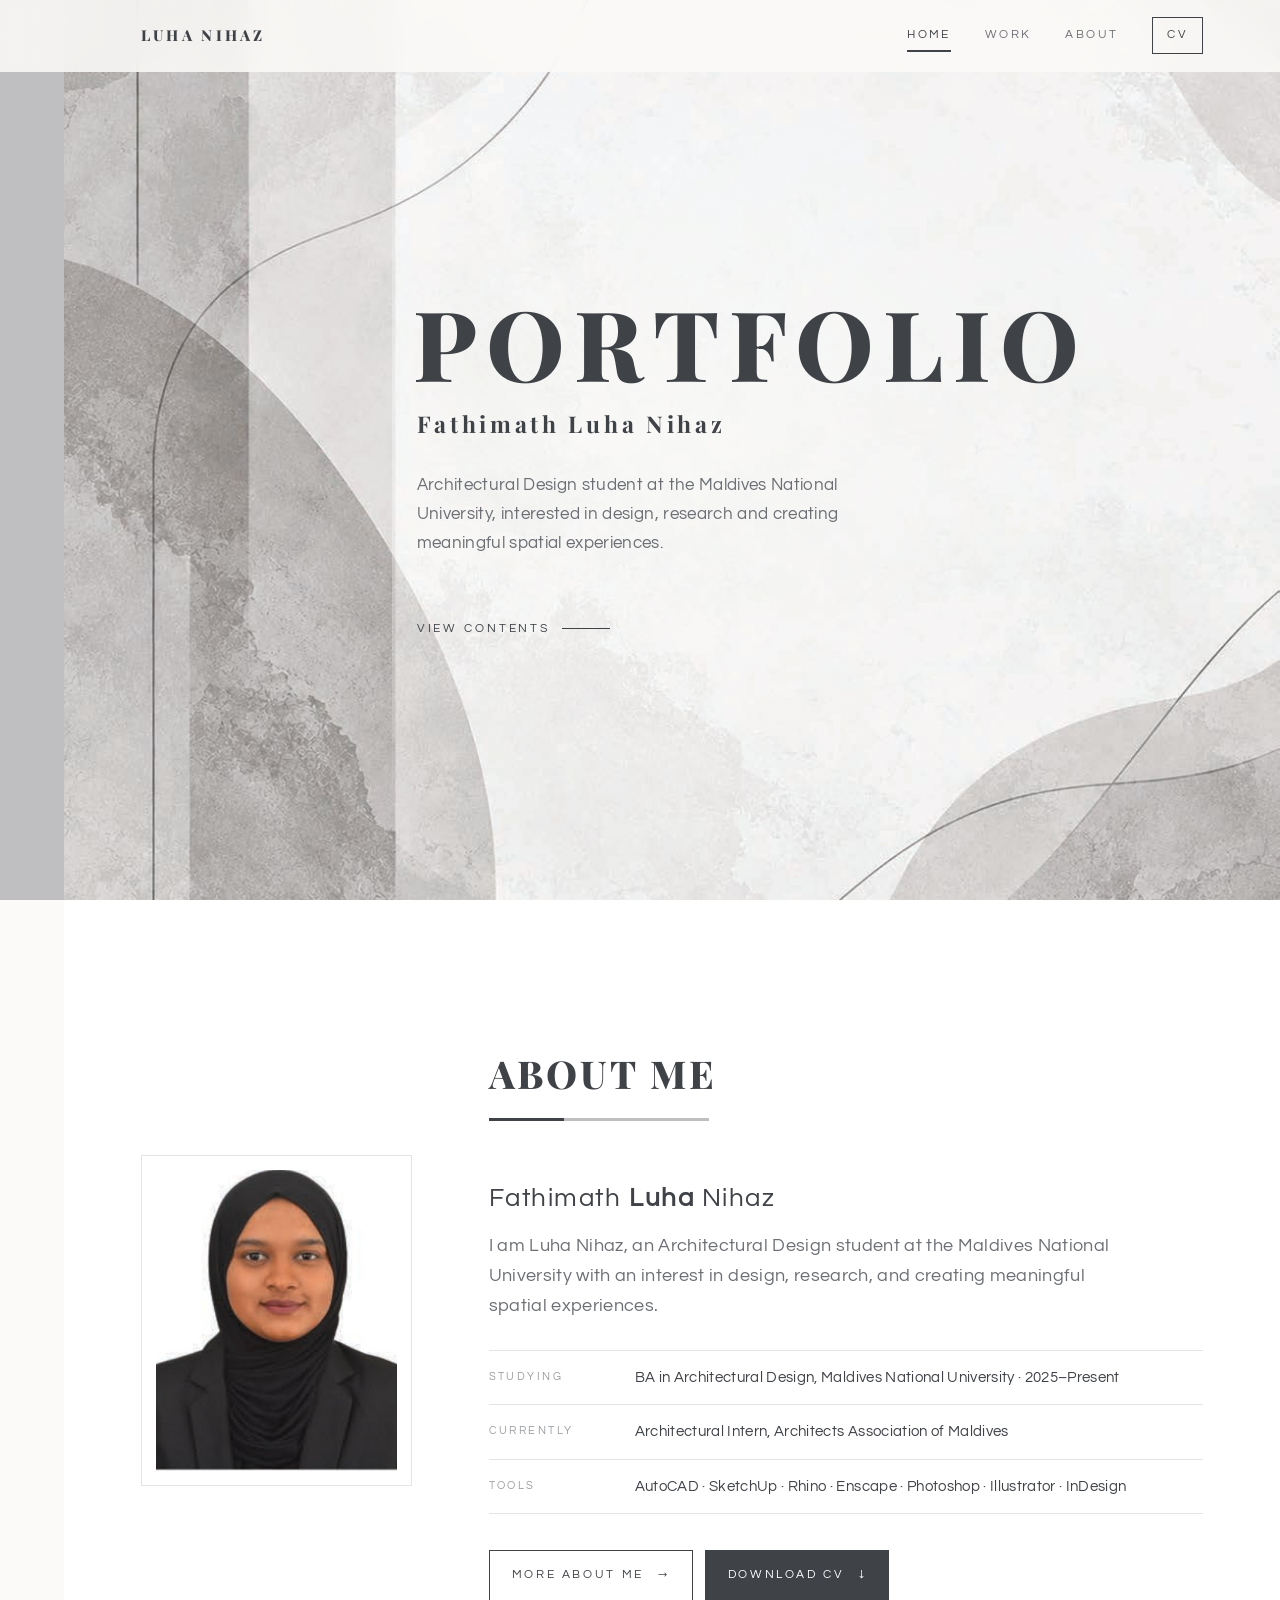
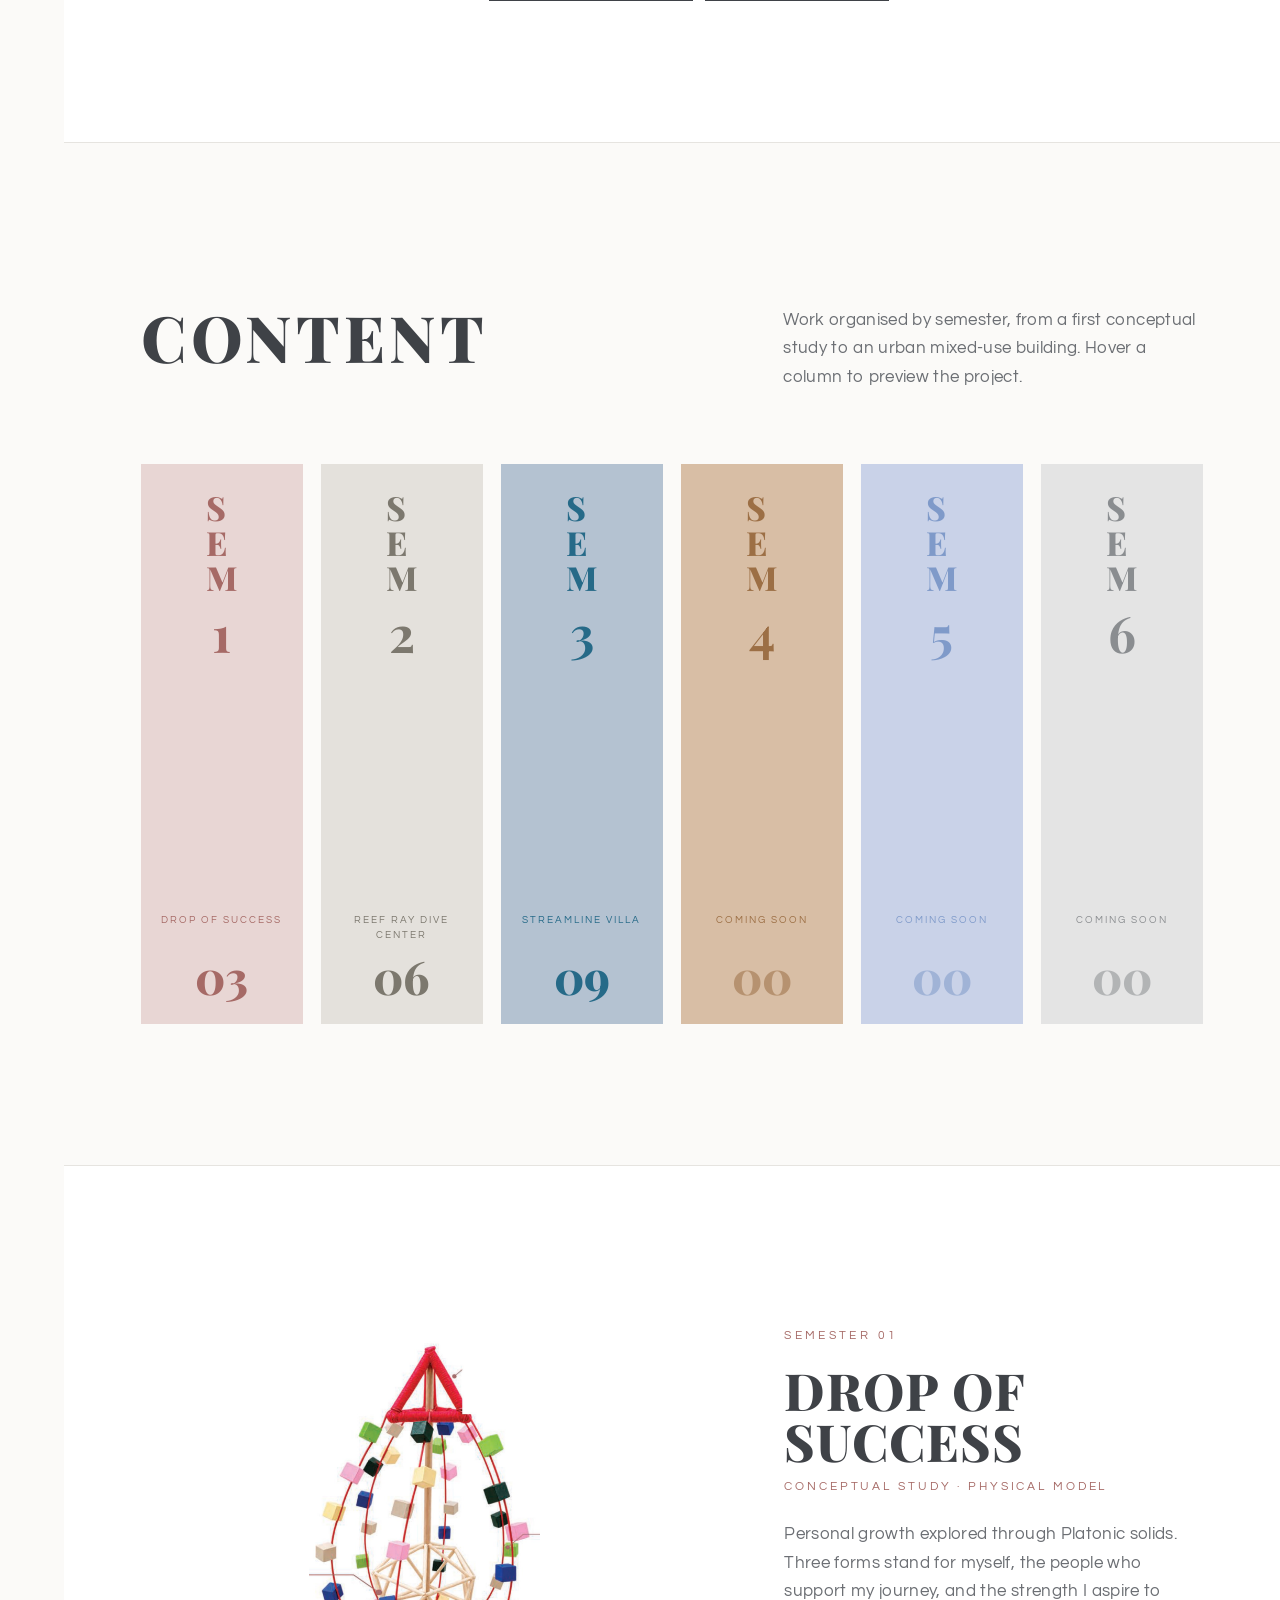
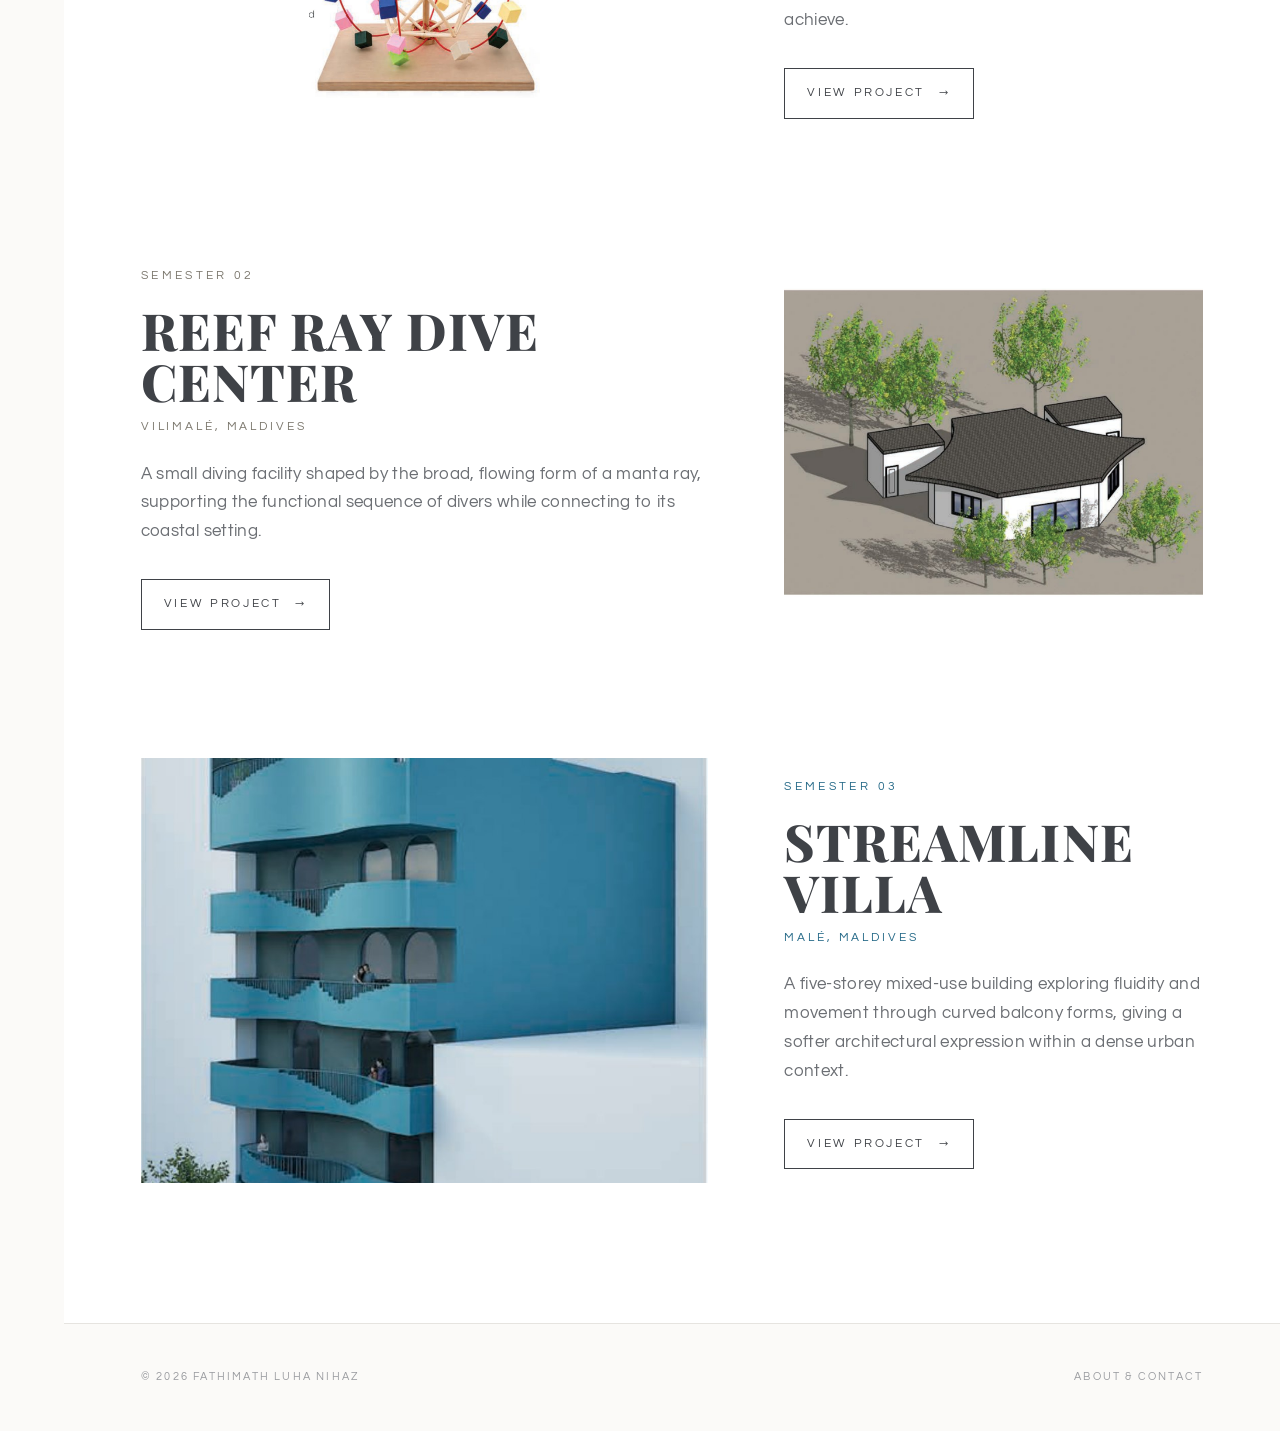
<file: index.html>
<!doctype html>
<!-- Generated by build.py from src/ — edit the files in src/, then run: python build.py -->
<html lang="en">
<head>
<meta charset="utf-8">
<meta name="viewport" content="width=device-width, initial-scale=1">
<title>Luha Nihaz — Architectural Design Portfolio</title>
<meta name="description" content="Architectural design portfolio of Fathimath Luha Nihaz, Architectural Design student at the Maldives National University.">
<link rel="icon" href="assets/favicon.svg" type="image/svg+xml">
<link rel="preconnect" href="https://fonts.googleapis.com">
<link rel="preconnect" href="https://fonts.gstatic.com" crossorigin>
<link href="https://fonts.googleapis.com/css2?family=Playfair+Display:ital,wght@0,400;0,700;0,800;1,400&family=Questrial&display=swap" rel="stylesheet">
<link rel="stylesheet" href="css/style.css">
</head>
<body>
<div class="rail" aria-hidden="true"></div>

<header class="site-header">
  <a class="brand" href="index.html">Luha <span>Nihaz</span></a>
  <button class="menu-btn" aria-label="Menu" aria-expanded="false"><span></span><span></span><span></span></button>
  <nav class="nav">
    <a href="index.html" class="active">Home</a>
    <a href="index.html#work">Work</a>
    <a href="about.html">About</a>
    <a href="cv.html" class="cv-link">CV</a>
  </nav>
</header>

<main>
  <section class="cover">
    <div class="wrap">
      <div class="reveal">
        <h1>PORTFOLIO</h1>
        <p class="name">Fathimath Luha Nihaz</p>
        <p class="role">Architectural Design student at the Maldives National University, interested in design, research and creating meaningful spatial experiences.</p>
        <a class="scroll-cue" href="#contents">View contents</a>
      </div>
    </div>
  </section>

  <section class="section tint" id="about">
    <div class="wrap home-about">
      <div class="portrait reveal"><img src="assets/img/about/portrait.jpg" alt="Portrait of Fathimath Luha Nihaz" loading="lazy"></div>
      <div class="reveal">
        <div class="sec-label"><h2>About me</h2></div>
        <p class="fullname">Fathimath <b>Luha</b> Nihaz</p>
        <p class="bio">I am Luha Nihaz, an Architectural Design student at the Maldives National University with an interest in design, research, and creating meaningful spatial experiences.</p>
        <dl class="facts">
          <div><dt>Studying</dt><dd>BA in Architectural Design, Maldives National University · 2025–Present</dd></div>
          <div><dt>Currently</dt><dd>Architectural Intern, Architects Association of Maldives</dd></div>
          <div><dt>Tools</dt><dd>AutoCAD · SketchUp · Rhino · Enscape · Photoshop · Illustrator · InDesign</dd></div>
        </dl>
        <div class="btn-row">
          <a class="btn" href="about.html">More about me <span class="arr">→</span></a>
          <a class="btn solid" href="assets/cv/Luha-Nihaz-CV.pdf" download>Download CV <span class="arr">↓</span></a>
        </div>
      </div>
    </div>
  </section>

  <section class="section" id="contents">
    <div class="wrap">
      <div class="contents-head reveal">
        <h2>Content</h2>
        <p>Work organised by semester, from a first conceptual study to an urban mixed-use building. Hover a column to preview the project.</p>
      </div>

      <div class="sems">
        <a class="sem-col reveal" data-sem="1" href="projects/drop-of-success.html" data-img="assets/img/sem1/model.jpg">
          <span class="img" aria-hidden="true"></span>
          <span class="letters">S<br>E<br>M<b>1</b></span>
          <span class="foot"><span class="title">Drop of Success</span><span class="pg">03</span></span>
        </a>
        <a class="sem-col reveal" data-sem="2" href="projects/reef-ray-dive-center.html" data-img="assets/img/sem2/render-main.jpg">
          <span class="img" aria-hidden="true"></span>
          <span class="letters">S<br>E<br>M<b>2</b></span>
          <span class="foot"><span class="title">Reef Ray Dive Center</span><span class="pg">06</span></span>
        </a>
        <a class="sem-col reveal" data-sem="3" href="projects/streamline-villa.html" data-img="assets/img/sem3/render-1.jpg">
          <span class="img" aria-hidden="true"></span>
          <span class="letters">S<br>E<br>M<b>3</b></span>
          <span class="foot"><span class="title">Streamline Villa</span><span class="pg">09</span></span>
        </a>
        <a class="sem-col soon reveal" data-sem="4" href="projects/semester-4.html">
          <span class="letters">S<br>E<br>M<b>4</b></span>
          <span class="foot"><span class="title">Coming soon</span><span class="pg">00</span></span>
        </a>
        <a class="sem-col soon reveal" data-sem="5" href="projects/semester-5.html">
          <span class="letters">S<br>E<br>M<b>5</b></span>
          <span class="foot"><span class="title">Coming soon</span><span class="pg">00</span></span>
        </a>
        <a class="sem-col soon reveal" data-sem="6" href="projects/semester-6.html">
          <span class="letters">S<br>E<br>M<b>6</b></span>
          <span class="foot"><span class="title">Coming soon</span><span class="pg">00</span></span>
        </a>
      </div>
    </div>
  </section>

  <section class="section tint" id="work">
    <div class="wrap">
      <article class="feature" data-sem="1">
        <a class="feature-media contain reveal" href="projects/drop-of-success.html"><img src="assets/img/sem1/model.jpg" alt="Drop of Success physical model" loading="lazy"></a>
        <div class="reveal">
          <span class="kicker">Semester 01</span>
          <h3>Drop of Success</h3>
          <p class="loc">Conceptual study · Physical model</p>
          <p>Personal growth explored through Platonic solids. Three forms stand for myself, the people who support my journey, and the strength I aspire to achieve.</p>
          <a class="btn" href="projects/drop-of-success.html">View project <span class="arr">→</span></a>
        </div>
      </article>

      <article class="feature" data-sem="2">
        <a class="feature-media reveal" href="projects/reef-ray-dive-center.html"><img src="assets/img/sem2/render-main.jpg" alt="Reef Ray Dive Center render" loading="lazy"></a>
        <div class="reveal">
          <span class="kicker">Semester 02</span>
          <h3>Reef Ray Dive Center</h3>
          <p class="loc">Vilimalé, Maldives</p>
          <p>A small diving facility shaped by the broad, flowing form of a manta ray, supporting the functional sequence of divers while connecting to its coastal setting.</p>
          <a class="btn" href="projects/reef-ray-dive-center.html">View project <span class="arr">→</span></a>
        </div>
      </article>

      <article class="feature" data-sem="3">
        <a class="feature-media reveal" href="projects/streamline-villa.html"><img src="assets/img/sem3/render-2.jpg" alt="Streamline Villa render" loading="lazy" style="object-position:center 30%"></a>
        <div class="reveal">
          <span class="kicker">Semester 03</span>
          <h3>Streamline Villa</h3>
          <p class="loc">Malé, Maldives</p>
          <p>A five-storey mixed-use building exploring fluidity and movement through curved balcony forms, giving a softer architectural expression within a dense urban context.</p>
          <a class="btn" href="projects/streamline-villa.html">View project <span class="arr">→</span></a>
        </div>
      </article>
    </div>
  </section>
</main>

<footer class="site-footer">
  <span>© <span data-year>2026</span> Fathimath Luha Nihaz</span>
  <a href="about.html">About &amp; contact</a>
</footer>

<script src="js/main.js"></script>
</body>
</html>
</file>
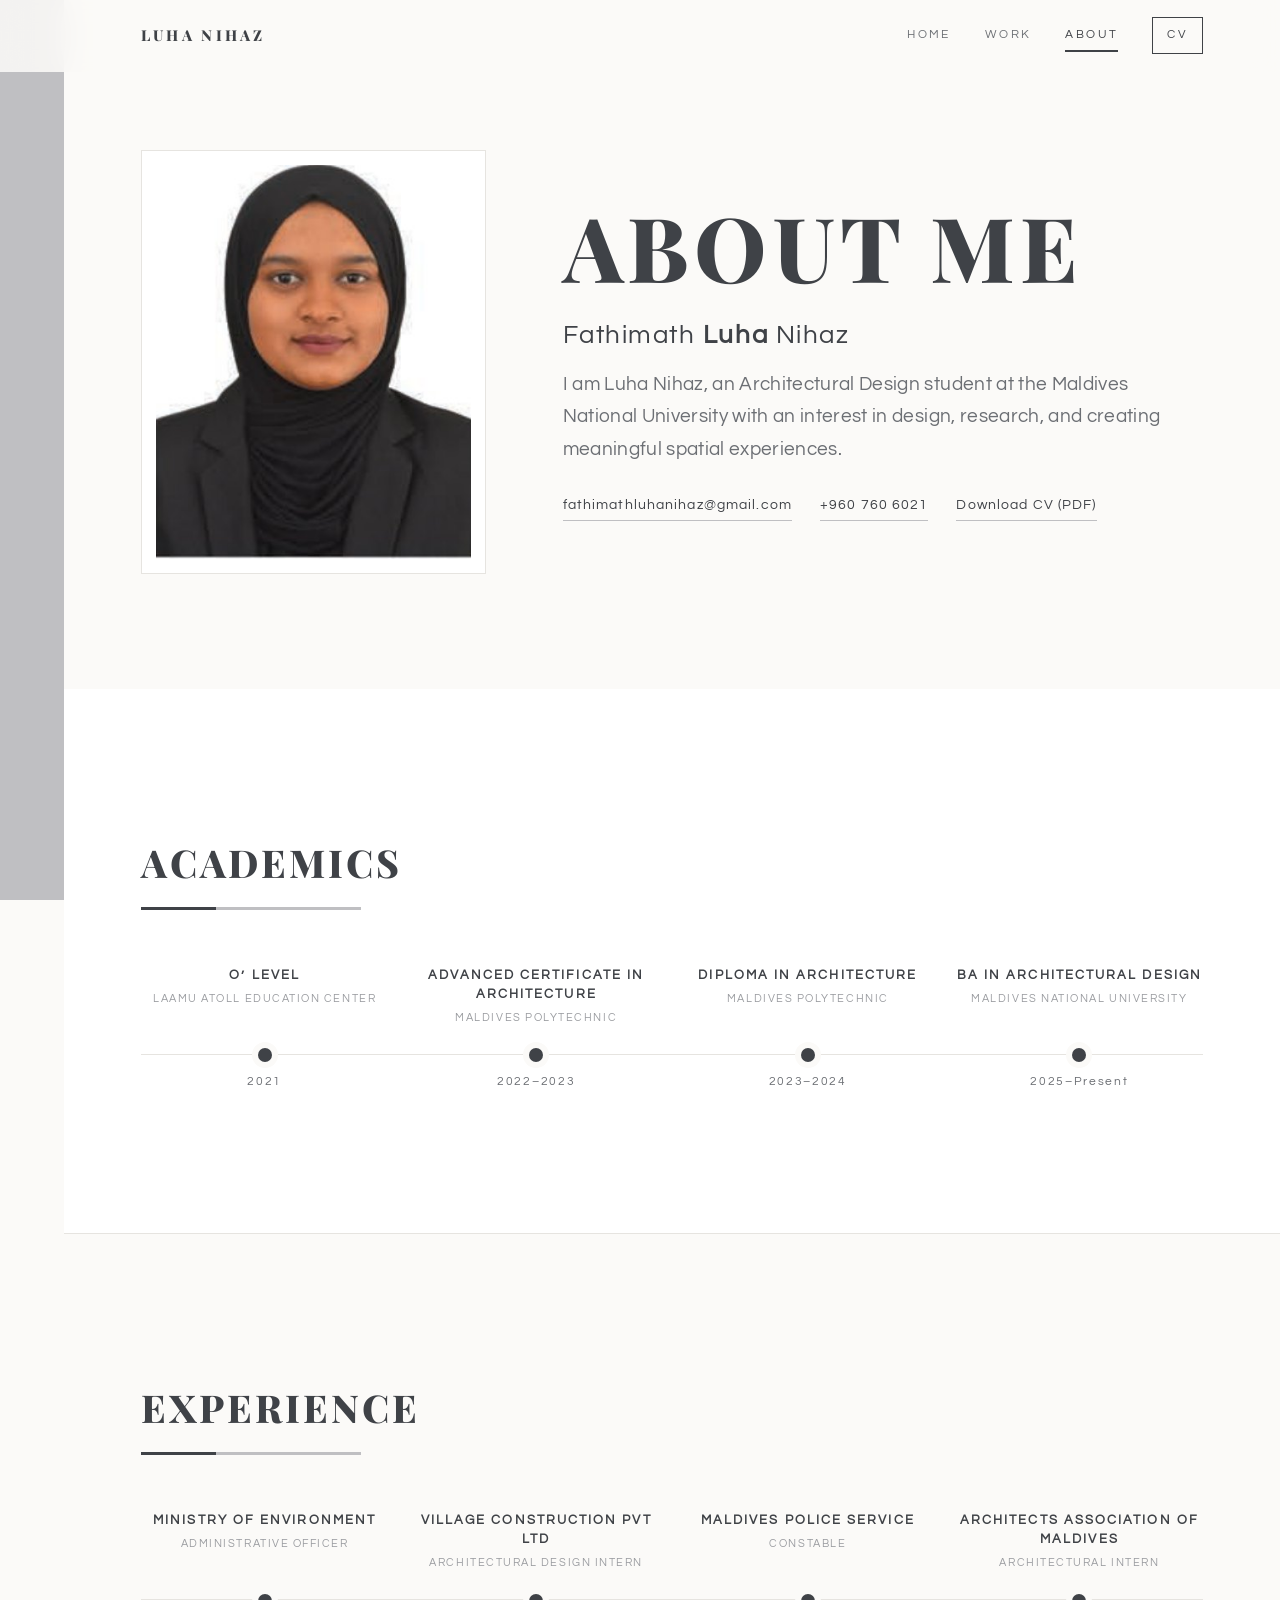
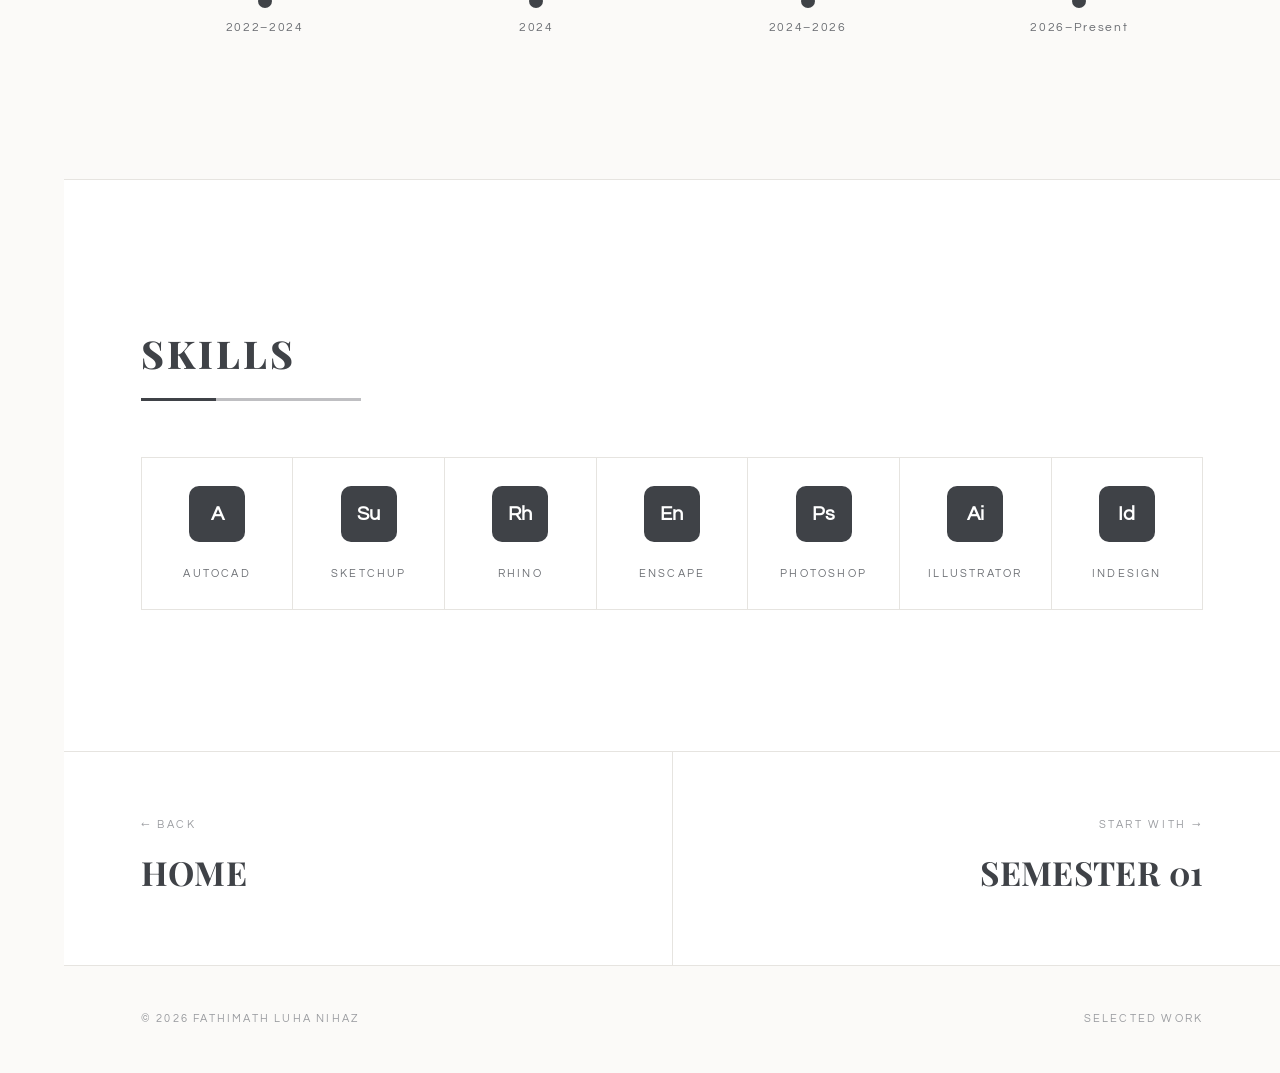
<file: about.html>
<!doctype html>
<!-- Generated by build.py from src/ — edit the files in src/, then run: python build.py -->
<html lang="en">
<head>
<meta charset="utf-8">
<meta name="viewport" content="width=device-width, initial-scale=1">
<title>About — Luha Nihaz</title>
<meta name="description" content="About Fathimath Luha Nihaz: academics, experience and skills.">
<link rel="icon" href="assets/favicon.svg" type="image/svg+xml">
<link rel="preconnect" href="https://fonts.googleapis.com">
<link rel="preconnect" href="https://fonts.gstatic.com" crossorigin>
<link href="https://fonts.googleapis.com/css2?family=Playfair+Display:ital,wght@0,400;0,700;0,800;1,400&family=Questrial&display=swap" rel="stylesheet">
<link rel="stylesheet" href="css/style.css">
</head>
<body>
<div class="rail" aria-hidden="true"></div>

<header class="site-header">
  <a class="brand" href="index.html">Luha <span>Nihaz</span></a>
  <button class="menu-btn" aria-label="Menu" aria-expanded="false"><span></span><span></span><span></span></button>
  <nav class="nav">
    <a href="index.html">Home</a>
    <a href="index.html#work">Work</a>
    <a href="about.html" class="active">About</a>
    <a href="cv.html" class="cv-link">CV</a>
  </nav>
</header>

<main>
  <section class="about-hero">
    <div class="wrap">
      <div class="portrait reveal"><img src="assets/img/about/portrait.jpg" alt="Portrait of Fathimath Luha Nihaz"></div>
      <div class="reveal">
        <h1>About me</h1>
        <p class="fullname">Fathimath <b>Luha</b> Nihaz</p>
        <p class="bio">I am Luha Nihaz, an Architectural Design student at the Maldives National University with an interest in design, research, and creating meaningful spatial experiences.</p>
        <div class="contact" id="contact">
          <a href="mailto:fathimathluhanihaz@gmail.com">fathimathluhanihaz@gmail.com</a>
          <a href="tel:+9607606021">+960 760 6021</a>
          <a href="assets/cv/Luha-Nihaz-CV.pdf" download>Download CV (PDF)</a>
        </div>
      </div>
    </div>
  </section>

  <section class="section tint">
    <div class="wrap">
      <div class="sec-label reveal"><h2>Academics</h2></div>
      <ol class="timeline reveal">
        <li><strong>O’ Level</strong><em>Laamu Atoll Education Center</em><span class="dot"></span><time>2021</time></li>
        <li><strong>Advanced Certificate in Architecture</strong><em>Maldives Polytechnic</em><span class="dot"></span><time>2022–2023</time></li>
        <li><strong>Diploma in Architecture</strong><em>Maldives Polytechnic</em><span class="dot"></span><time>2023–2024</time></li>
        <li><strong>BA in Architectural Design</strong><em>Maldives National University</em><span class="dot"></span><time>2025–Present</time></li>
      </ol>
    </div>
  </section>

  <section class="section">
    <div class="wrap">
      <div class="sec-label reveal"><h2>Experience</h2></div>
      <ol class="timeline reveal">
        <li><strong>Ministry of Environment</strong><em>Administrative Officer</em><span class="dot"></span><time>2022–2024</time></li>
        <li><strong>Village Construction Pvt Ltd</strong><em>Architectural Design Intern</em><span class="dot"></span><time>2024</time></li>
        <li><strong>Maldives Police Service</strong><em>Constable</em><span class="dot"></span><time>2024–2026</time></li>
        <li><strong>Architects Association of Maldives</strong><em>Architectural Intern</em><span class="dot"></span><time>2026–Present</time></li>
      </ol>
    </div>
  </section>

  <section class="section tint">
    <div class="wrap">
      <div class="sec-label reveal"><h2>Skills</h2></div>
      <div class="skills reveal">
        <div class="skill"><div class="ico">A</div><span>AutoCAD</span></div>
        <div class="skill"><div class="ico">Su</div><span>SketchUp</span></div>
        <div class="skill"><div class="ico">Rh</div><span>Rhino</span></div>
        <div class="skill"><div class="ico">En</div><span>Enscape</span></div>
        <div class="skill"><div class="ico">Ps</div><span>Photoshop</span></div>
        <div class="skill"><div class="ico">Ai</div><span>Illustrator</span></div>
        <div class="skill"><div class="ico">Id</div><span>InDesign</span></div>
      </div>
    </div>
  </section>

  <nav class="pager" aria-label="More">
    <a href="index.html"><small>← Back</small><strong>Home</strong></a>
    <a href="projects/drop-of-success.html"><small>Start with →</small><strong>Semester 01</strong></a>
  </nav>
</main>

<footer class="site-footer">
  <span>© <span data-year>2026</span> Fathimath Luha Nihaz</span>
  <a href="index.html#work">Selected work</a>
</footer>

<script src="js/main.js"></script>
</body>
</html>
</file>
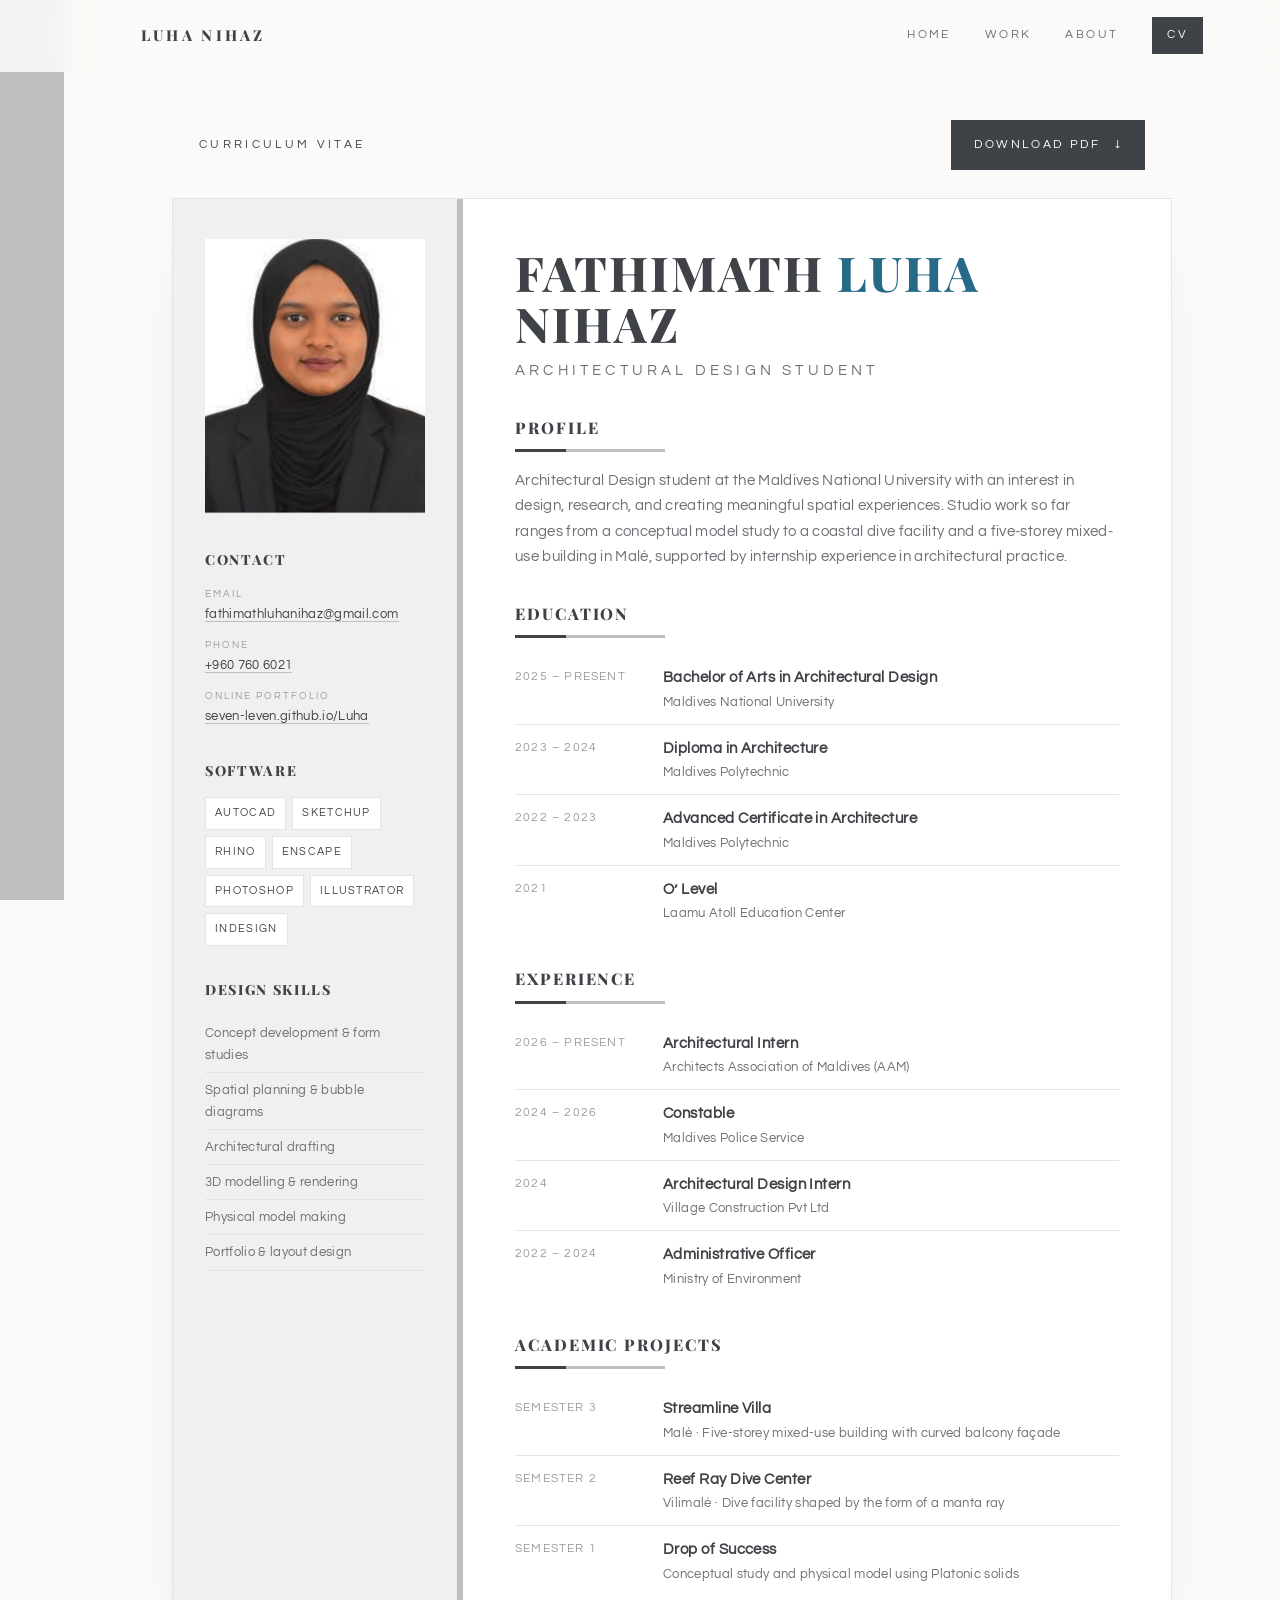
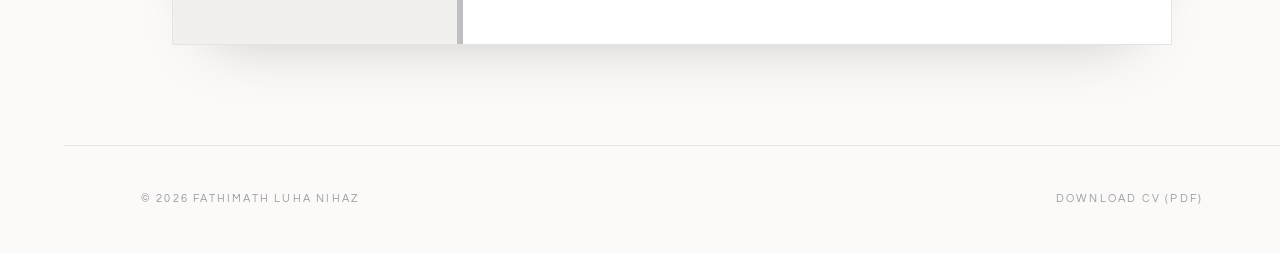
<file: cv.html>
<!doctype html>
<!-- Generated by build.py from src/ — edit the files in src/, then run: python build.py -->
<html lang="en">
<head>
<meta charset="utf-8">
<meta name="viewport" content="width=device-width, initial-scale=1">
<title>CV — Fathimath Luha Nihaz</title>
<meta name="description" content="Curriculum Vitae of Fathimath Luha Nihaz, Architectural Design student.">
<link rel="icon" href="assets/favicon.svg" type="image/svg+xml">
<link rel="preconnect" href="https://fonts.googleapis.com">
<link rel="preconnect" href="https://fonts.gstatic.com" crossorigin>
<link href="https://fonts.googleapis.com/css2?family=Playfair+Display:ital,wght@0,400;0,700;0,800;1,400&family=Questrial&display=swap" rel="stylesheet">
<link rel="stylesheet" href="css/style.css">
<link rel="stylesheet" href="css/cv.css">
</head>
<body class="cv-page">
<div class="rail" aria-hidden="true"></div>

<header class="site-header">
  <a class="brand" href="index.html">Luha <span>Nihaz</span></a>
  <button class="menu-btn" aria-label="Menu" aria-expanded="false"><span></span><span></span><span></span></button>
  <nav class="nav">
    <a href="index.html">Home</a>
    <a href="index.html#work">Work</a>
    <a href="about.html">About</a>
    <a href="cv.html" class="cv-link active">CV</a>
  </nav>
</header>

<main>
  <div class="cv-toolbar wrap">
    <span class="kicker">Curriculum Vitae</span>
    <a class="btn solid" href="assets/cv/Luha-Nihaz-CV.pdf" download>Download PDF <span class="arr">↓</span></a>
  </div>

  <article class="cv-sheet">
    <aside class="cv-side">
      <img class="cv-photo" src="assets/img/about/portrait.jpg" alt="Portrait of Fathimath Luha Nihaz">

      <section>
        <h3>Contact</h3>
        <ul class="cv-list">
          <li><small>Email</small><a href="mailto:fathimathluhanihaz@gmail.com">fathimathluhanihaz@gmail.com</a></li>
          <li><small>Phone</small><a href="tel:+9607606021">+960 760 6021</a></li>
          <li><small>Online portfolio</small><a href="https://seven-leven.github.io/Luha/">seven-leven.github.io/Luha</a></li>
        </ul>
      </section>

      <section>
        <h3>Software</h3>
        <ul class="cv-skills"><li>AutoCAD</li><li>SketchUp</li><li>Rhino</li><li>Enscape</li><li>Photoshop</li><li>Illustrator</li><li>InDesign</li></ul>
      </section>

      <section>
        <h3>Design skills</h3>
        <ul class="cv-plain">
          <li>Concept development &amp; form studies</li>
          <li>Spatial planning &amp; bubble diagrams</li>
          <li>Architectural drafting</li>
          <li>3D modelling &amp; rendering</li>
          <li>Physical model making</li>
          <li>Portfolio &amp; layout design</li>
        </ul>
      </section>
    </aside>

    <div class="cv-main">
      <header class="cv-head">
        <h1>Fathimath <span>Luha</span> Nihaz</h1>
        <p class="cv-role">Architectural Design Student</p>
      </header>

      <section>
        <h2>Profile</h2>
        <p>Architectural Design student at the Maldives National University with an interest in design, research, and creating meaningful spatial experiences. Studio work so far ranges from a conceptual model study to a coastal dive facility and a five-storey mixed-use building in Malé, supported by internship experience in architectural practice.</p>
      </section>

      <section>
        <h2>Education</h2>
        <ol class="cv-timeline">
          <li><time>2025 – Present</time><div><strong>Bachelor of Arts in Architectural Design</strong><em>Maldives National University</em></div></li>
          <li><time>2023 – 2024</time><div><strong>Diploma in Architecture</strong><em>Maldives Polytechnic</em></div></li>
          <li><time>2022 – 2023</time><div><strong>Advanced Certificate in Architecture</strong><em>Maldives Polytechnic</em></div></li>
          <li><time>2021</time><div><strong>O’ Level</strong><em>Laamu Atoll Education Center</em></div></li>
        </ol>
      </section>

      <section>
        <h2>Experience</h2>
        <ol class="cv-timeline">
          <li><time>2026 – Present</time><div><strong>Architectural Intern</strong><em>Architects Association of Maldives (AAM)</em></div></li>
          <li><time>2024 – 2026</time><div><strong>Constable</strong><em>Maldives Police Service</em></div></li>
          <li><time>2024</time><div><strong>Architectural Design Intern</strong><em>Village Construction Pvt Ltd</em></div></li>
          <li><time>2022 – 2024</time><div><strong>Administrative Officer</strong><em>Ministry of Environment</em></div></li>
        </ol>
      </section>

      <section>
        <h2>Academic projects</h2>
        <ol class="cv-timeline">
          <li><time>Semester 3</time><div><strong>Streamline Villa</strong><em>Malé · Five-storey mixed-use building with curved balcony façade</em></div></li>
          <li><time>Semester 2</time><div><strong>Reef Ray Dive Center</strong><em>Vilimalé · Dive facility shaped by the form of a manta ray</em></div></li>
          <li><time>Semester 1</time><div><strong>Drop of Success</strong><em>Conceptual study and physical model using Platonic solids</em></div></li>
        </ol>
      </section>
    </div>
  </article>
</main>

<footer class="site-footer">
  <span>© <span data-year>2026</span> Fathimath Luha Nihaz</span>
  <a href="assets/cv/Luha-Nihaz-CV.pdf" download>Download CV (PDF)</a>
</footer>

<script src="js/main.js"></script>
</body>
</html>
</file>
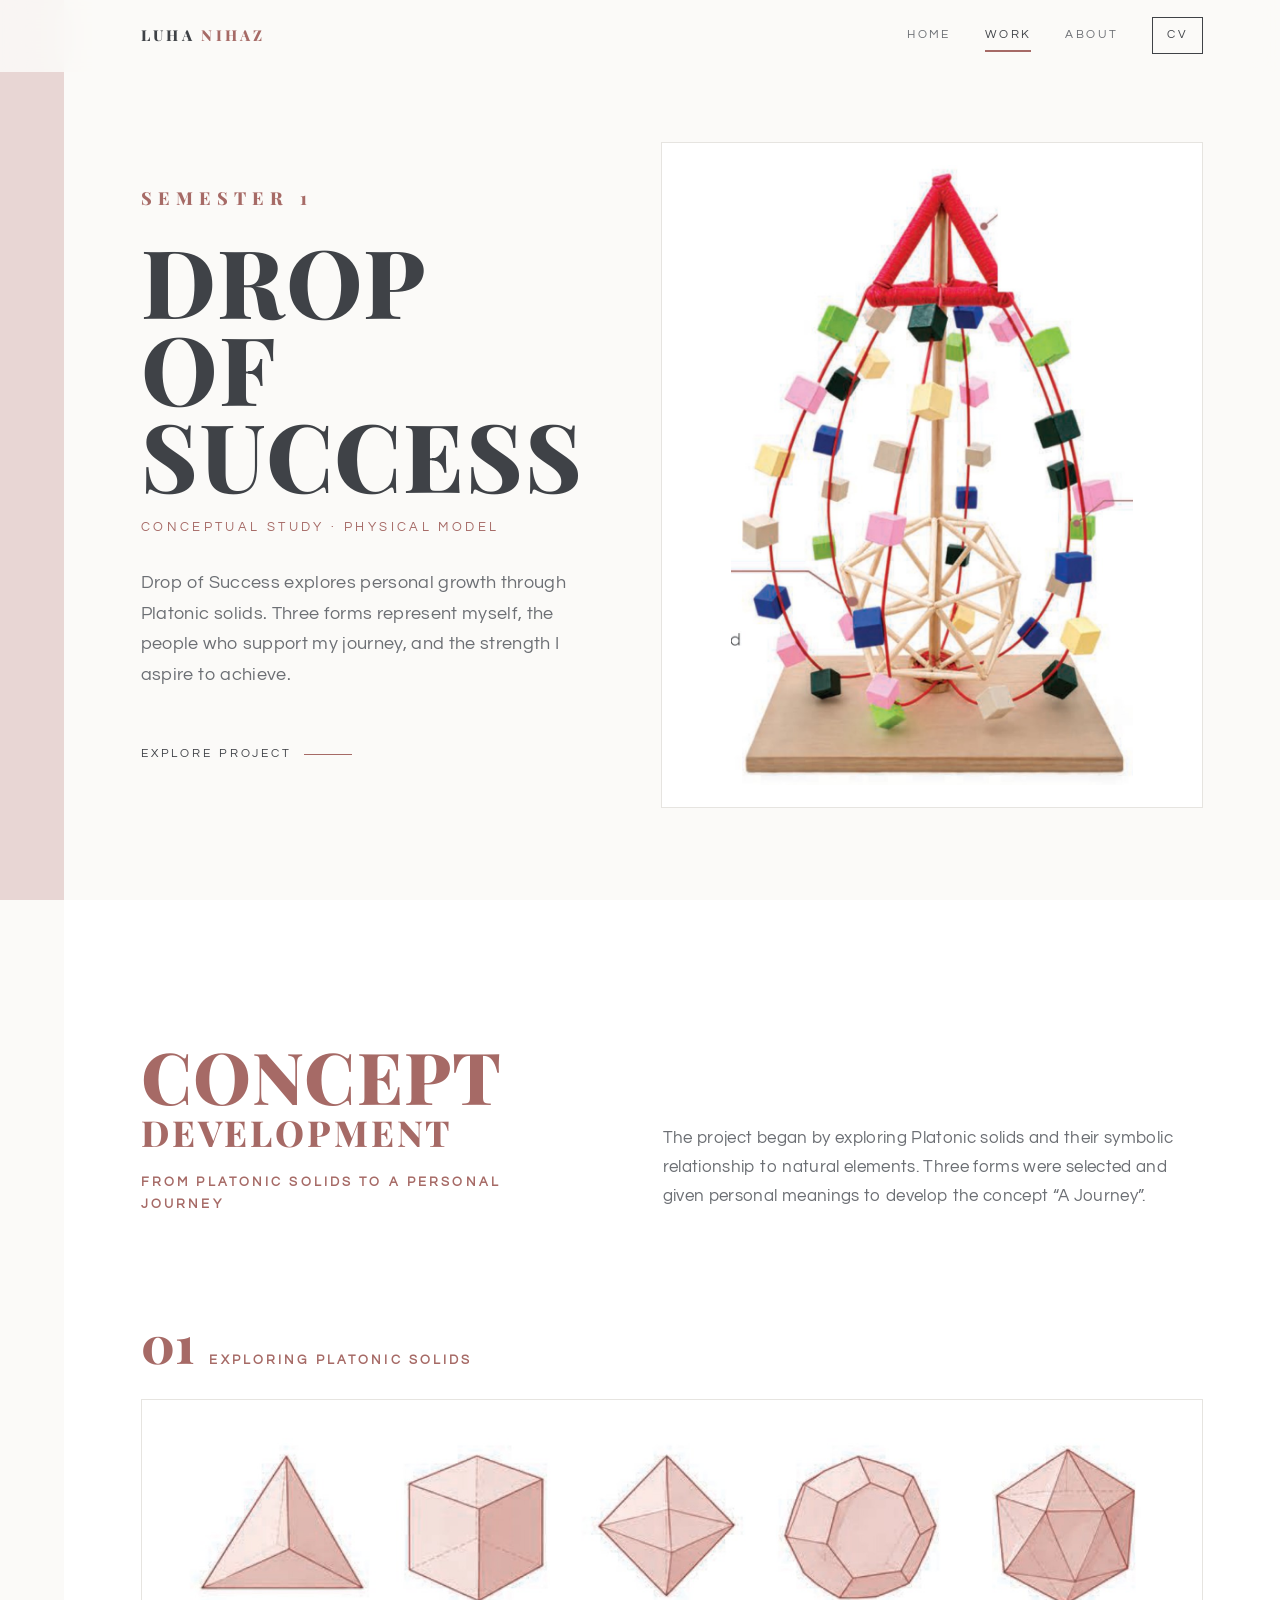
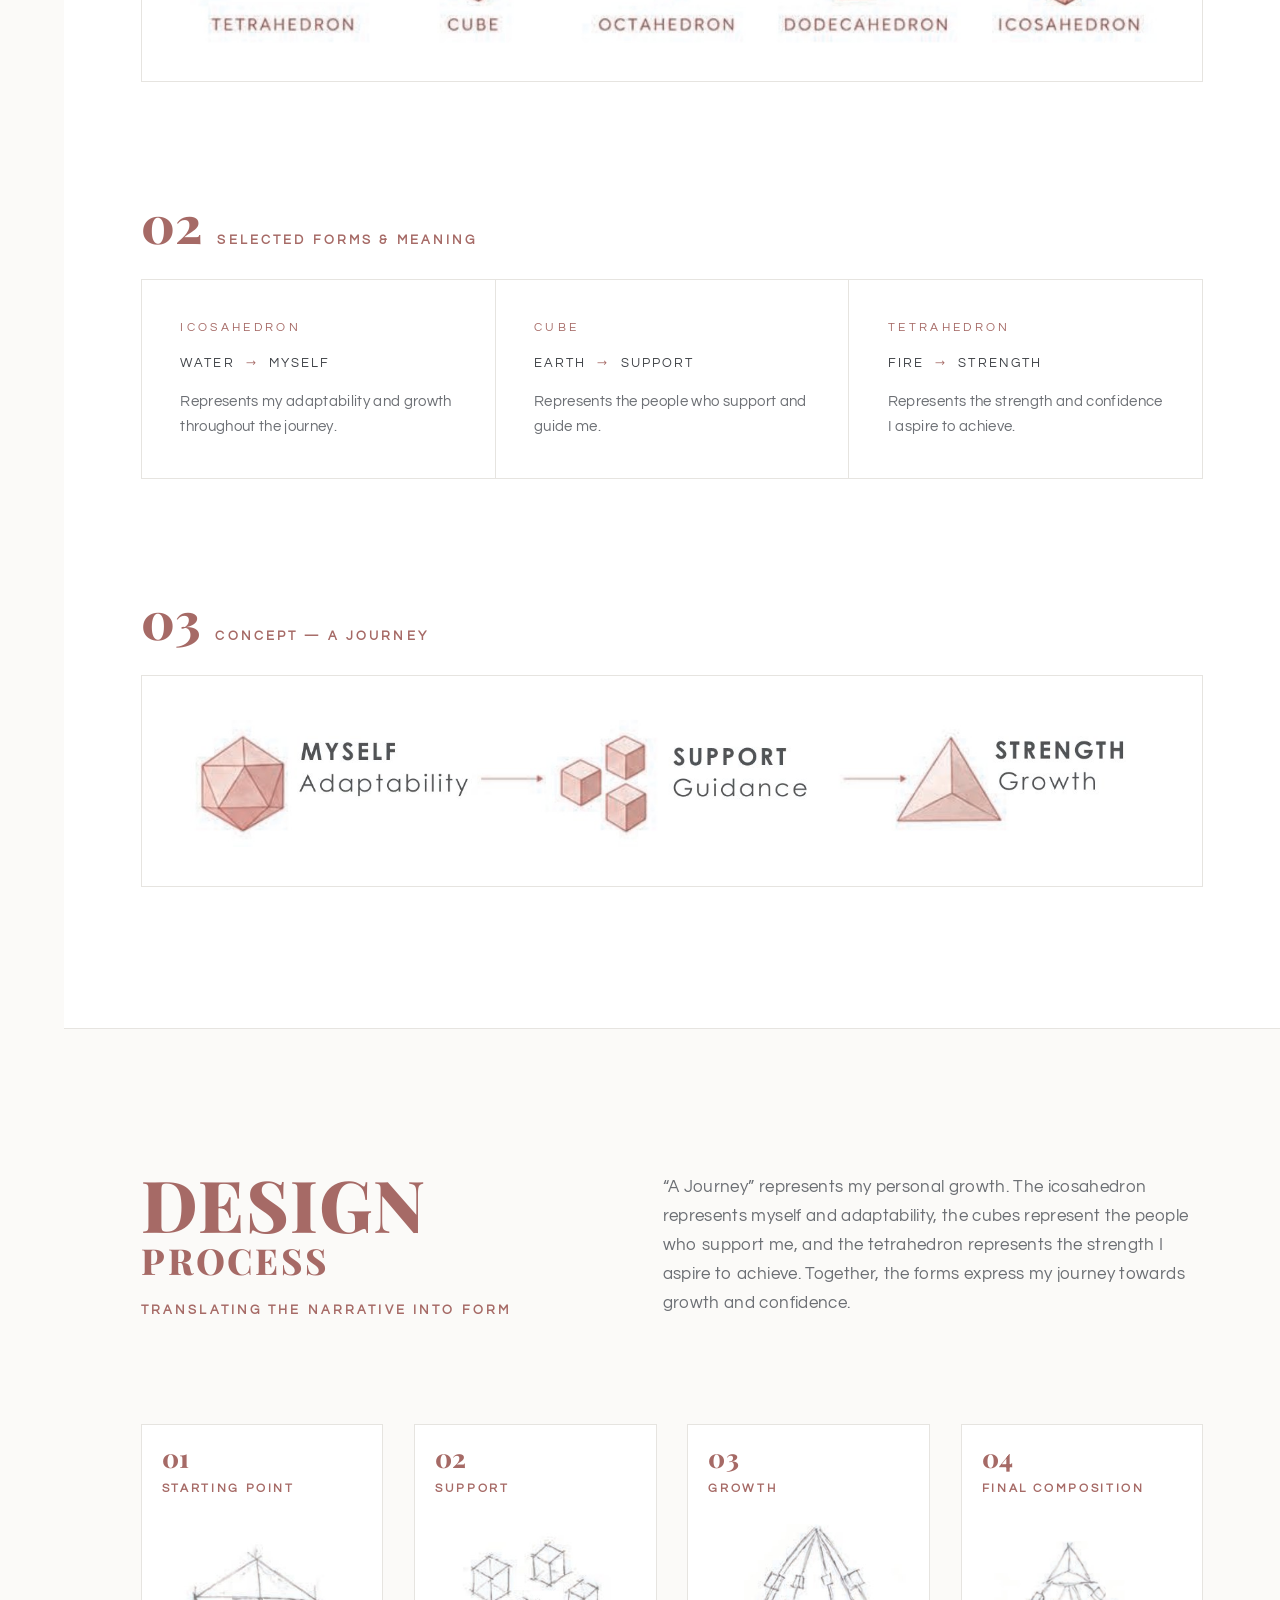
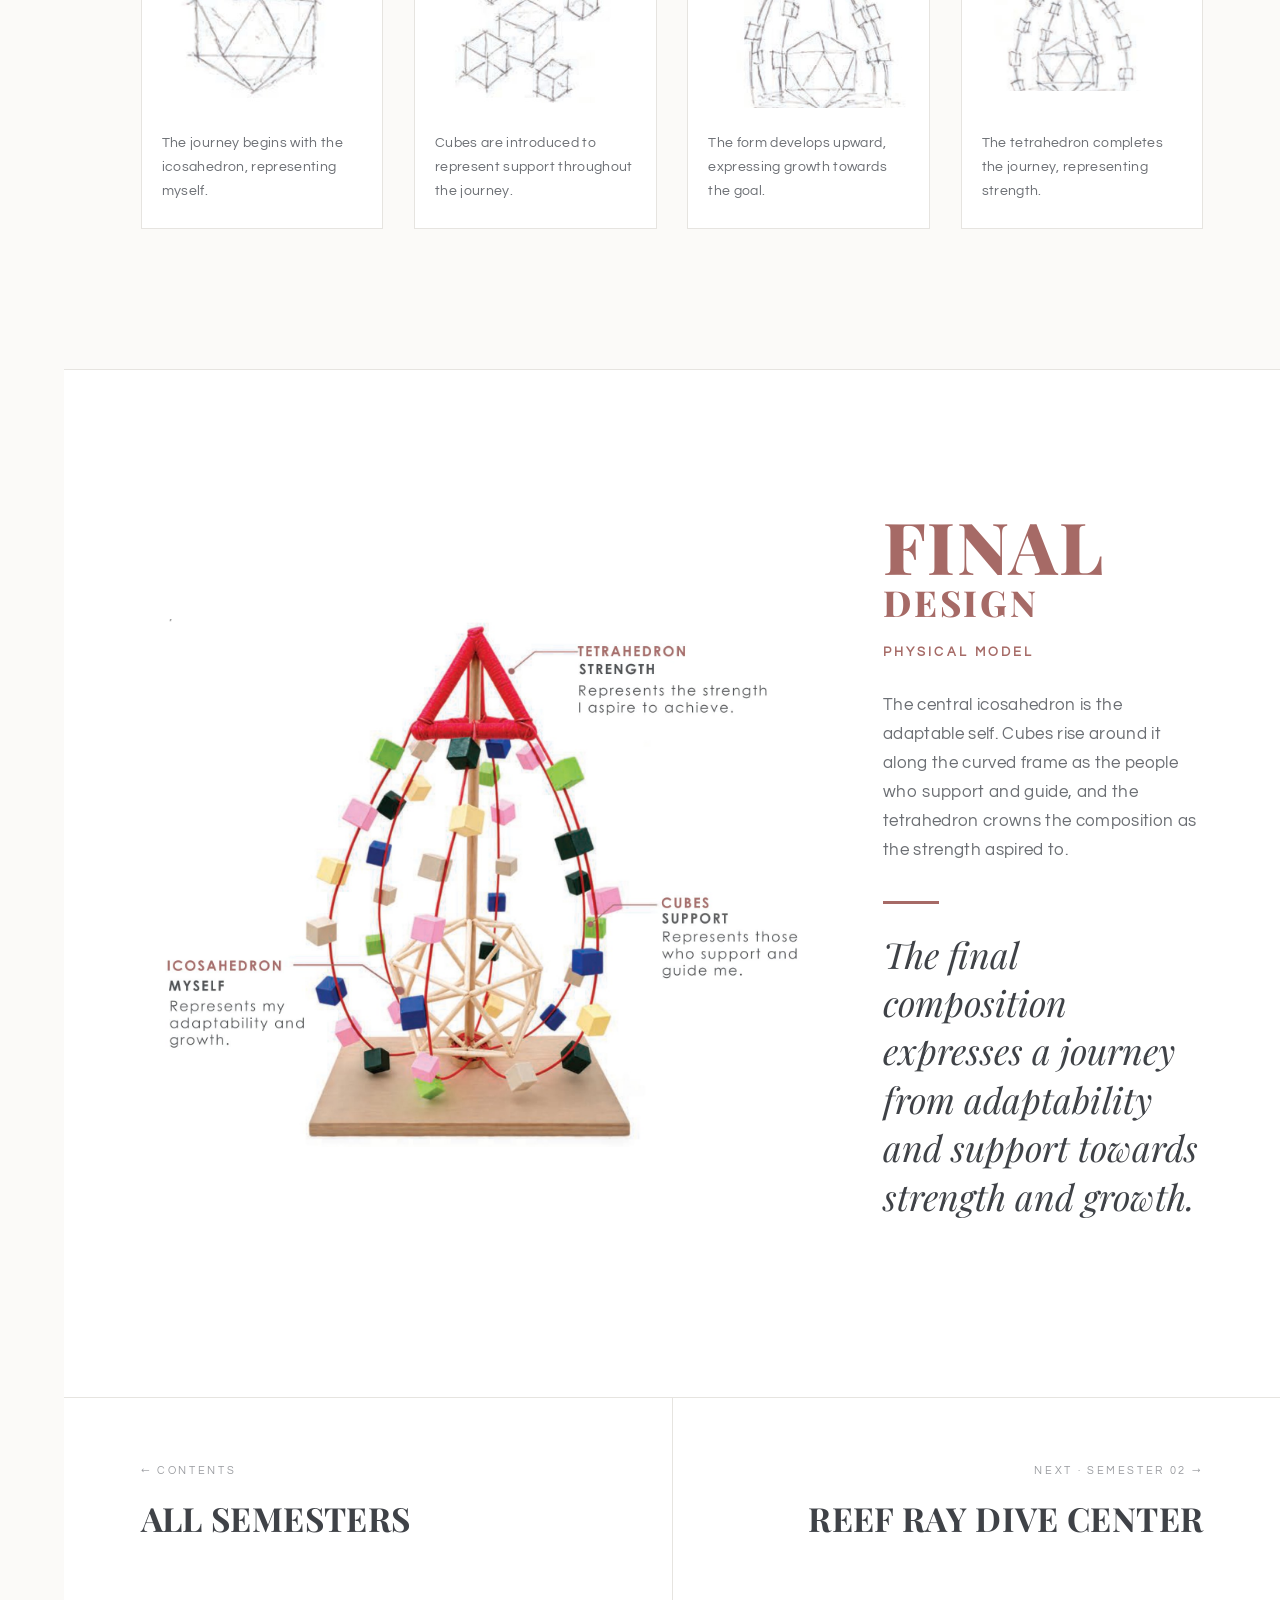
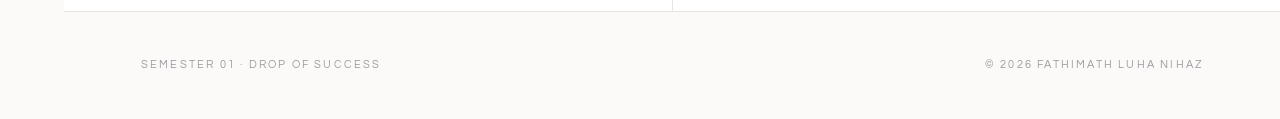
<file: projects/drop-of-success.html>
<!doctype html>
<!-- Generated by build.py from src/ — edit the files in src/, then run: python build.py -->
<html lang="en">
<head>
<meta charset="utf-8">
<meta name="viewport" content="width=device-width, initial-scale=1">
<title>Drop of Success — Luha Nihaz</title>
<meta name="description" content="Semester 01 — Drop of Success: personal growth explored through Platonic solids.">
<link rel="icon" href="../assets/favicon.svg" type="image/svg+xml">
<link rel="preconnect" href="https://fonts.googleapis.com">
<link rel="preconnect" href="https://fonts.gstatic.com" crossorigin>
<link href="https://fonts.googleapis.com/css2?family=Playfair+Display:ital,wght@0,400;0,700;0,800;1,400&family=Questrial&display=swap" rel="stylesheet">
<link rel="stylesheet" href="../css/style.css">
</head>
<body data-sem="1">
<div class="rail" aria-hidden="true"></div>

<header class="site-header">
  <a class="brand" href="../index.html">Luha <span>Nihaz</span></a>
  <button class="menu-btn" aria-label="Menu" aria-expanded="false"><span></span><span></span><span></span></button>
  <nav class="nav">
    <a href="../index.html">Home</a>
    <a href="../index.html#work" class="active">Work</a>
    <a href="../about.html">About</a>
    <a href="../cv.html" class="cv-link">CV</a>
  </nav>
</header>

<main>
  <section class="p-hero">
    <div class="wrap">
      <div class="reveal">
        <span class="sem">Semester 1</span>
        <h1>Drop of<br>Success</h1>
        <p class="loc">Conceptual study · Physical model</p>
        <p class="lead">Drop of Success explores personal growth through Platonic solids. Three forms represent myself, the people who support my journey, and the strength I aspire to achieve.</p>
        <a class="scroll-cue" href="#concept">Explore project</a>
      </div>
      <figure class="media contain reveal zoomable"><img src="../assets/img/sem1/model.jpg" alt="Drop of Success physical model"></figure>
    </div>
  </section>

  <section class="section tint" id="concept">
    <div class="wrap">
      <div class="head-grid reveal">
        <div class="title-stack"><h2>Concept<small>Development</small></h2><p class="sub">From Platonic solids to a personal journey</p></div>
        <p>The project began by exploring Platonic solids and their symbolic relationship to natural elements. Three forms were selected and given personal meanings to develop the concept “A Journey”.</p>
      </div>

      <div class="block reveal">
        <div class="step-title"><b>01</b><span>Exploring Platonic solids</span></div>
        <figure class="frame zoomable"><img src="../assets/img/sem1/platonic-solids.jpg" alt="Tetrahedron, cube, octahedron, dodecahedron and icosahedron" loading="lazy"></figure>
      </div>

      <div class="block reveal">
        <div class="step-title"><b>02</b><span>Selected forms &amp; meaning</span></div>
        <div class="cards">
          <div class="card"><span class="kicker">Icosahedron</span><div class="pair">Water <i>→</i> Myself</div><p>Represents my adaptability and growth throughout the journey.</p></div>
          <div class="card"><span class="kicker">Cube</span><div class="pair">Earth <i>→</i> Support</div><p>Represents the people who support and guide me.</p></div>
          <div class="card"><span class="kicker">Tetrahedron</span><div class="pair">Fire <i>→</i> Strength</div><p>Represents the strength and confidence I aspire to achieve.</p></div>
        </div>
      </div>

      <div class="block reveal">
        <div class="step-title"><b>03</b><span>Concept — a journey</span></div>
        <figure class="frame zoomable"><img src="../assets/img/sem1/journey.jpg" alt="Myself (adaptability) to support (guidance) to strength (growth)" loading="lazy"></figure>
      </div>
    </div>
  </section>

  <section class="section" id="process">
    <div class="wrap">
      <div class="head-grid reveal">
        <div class="title-stack"><h2>Design<small>Process</small></h2><p class="sub">Translating the narrative into form</p></div>
        <p>“A Journey” represents my personal growth. The icosahedron represents myself and adaptability, the cubes represent the people who support me, and the tetrahedron represents the strength I aspire to achieve. Together, the forms express my journey towards growth and confidence.</p>
      </div>

      <div class="block">
      <div class="steps">
        <figure class="reveal zoomable"><span class="n">01</span><h3>Starting point</h3><img src="../assets/img/sem1/step-1.jpg" alt="Icosahedron sketch" loading="lazy"><p>The journey begins with the icosahedron, representing myself.</p></figure>
        <figure class="reveal zoomable"><span class="n">02</span><h3>Support</h3><img src="../assets/img/sem1/step-2.jpg" alt="Cubes sketch" loading="lazy"><p>Cubes are introduced to represent support throughout the journey.</p></figure>
        <figure class="reveal zoomable"><span class="n">03</span><h3>Growth</h3><img src="../assets/img/sem1/step-3.jpg" alt="Upward form sketch" loading="lazy"><p>The form develops upward, expressing growth towards the goal.</p></figure>
        <figure class="reveal zoomable"><span class="n">04</span><h3>Final composition</h3><img src="../assets/img/sem1/step-4.jpg" alt="Final composition sketch" loading="lazy"><p>The tetrahedron completes the journey, representing strength.</p></figure>
      </div>
      </div>
    </div>
  </section>

  <section class="section tint" id="final">
    <div class="wrap">
      <div class="block">
        
        <div class="split wide-left">
          <figure class="reveal zoomable"><img src="../assets/img/sem1/model-annotated.jpg" alt="Annotated physical model: icosahedron, cubes and tetrahedron" loading="lazy"></figure>
          <div class="reveal split-text">
            <div class="title-stack"><h2>Final<small>Design</small></h2><p class="sub">Physical model</p></div>
            <p>The central icosahedron is the adaptable self. Cubes rise around it along the curved frame as the people who support and guide, and the tetrahedron crowns the composition as the strength aspired to.</p>
            <p class="statement">The final composition expresses a journey from adaptability and support towards strength and growth.</p>
          </div>
        </div>
      </div>
    </div>
  </section>

  <nav class="pager" aria-label="Projects">
    <a href="../index.html#contents"><small>← Contents</small><strong>All semesters</strong></a>
    <a href="reef-ray-dive-center.html"><small>Next · Semester 02 →</small><strong>Reef Ray Dive Center</strong></a>
  </nav>
</main>

<footer class="site-footer">
  <span>Semester 01 · Drop of Success</span>
  <span>© <span data-year>2026</span> Fathimath Luha Nihaz</span>
</footer>

<script src="../js/main.js"></script>
</body>
</html>
</file>
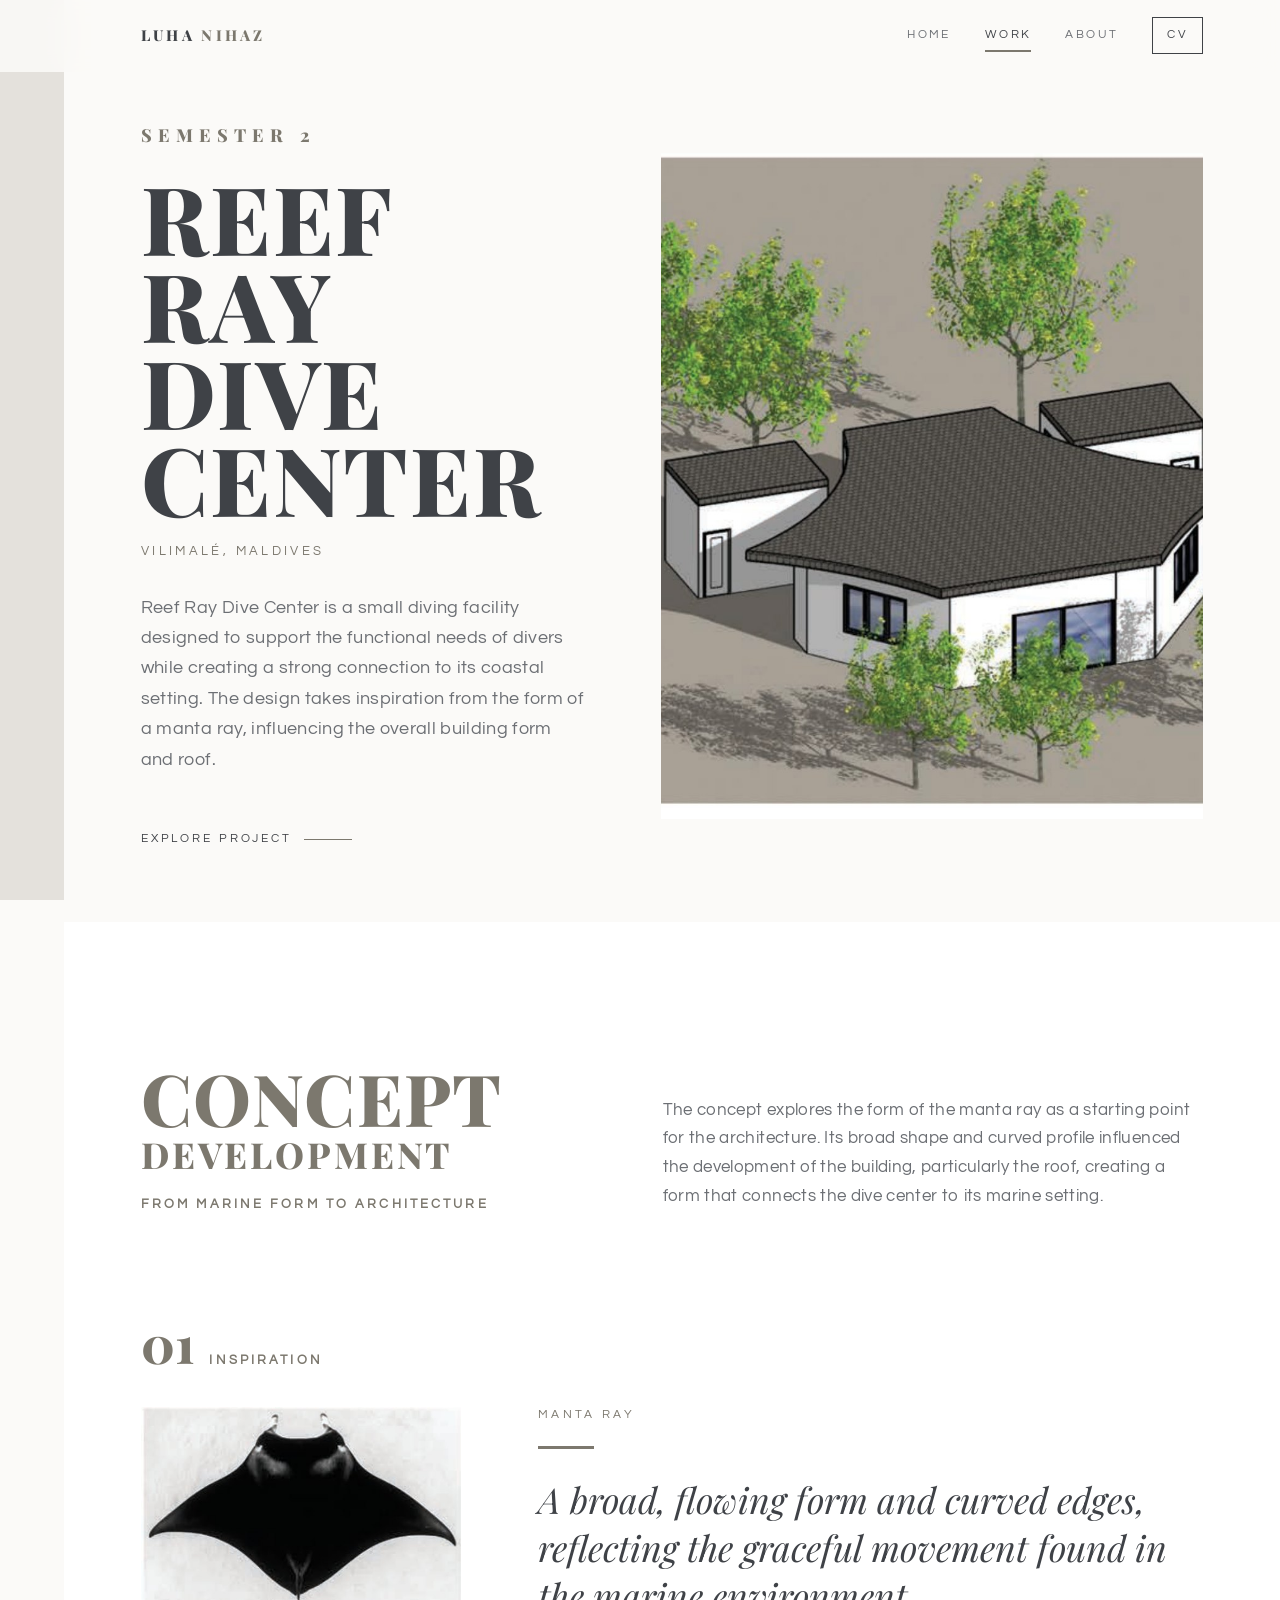
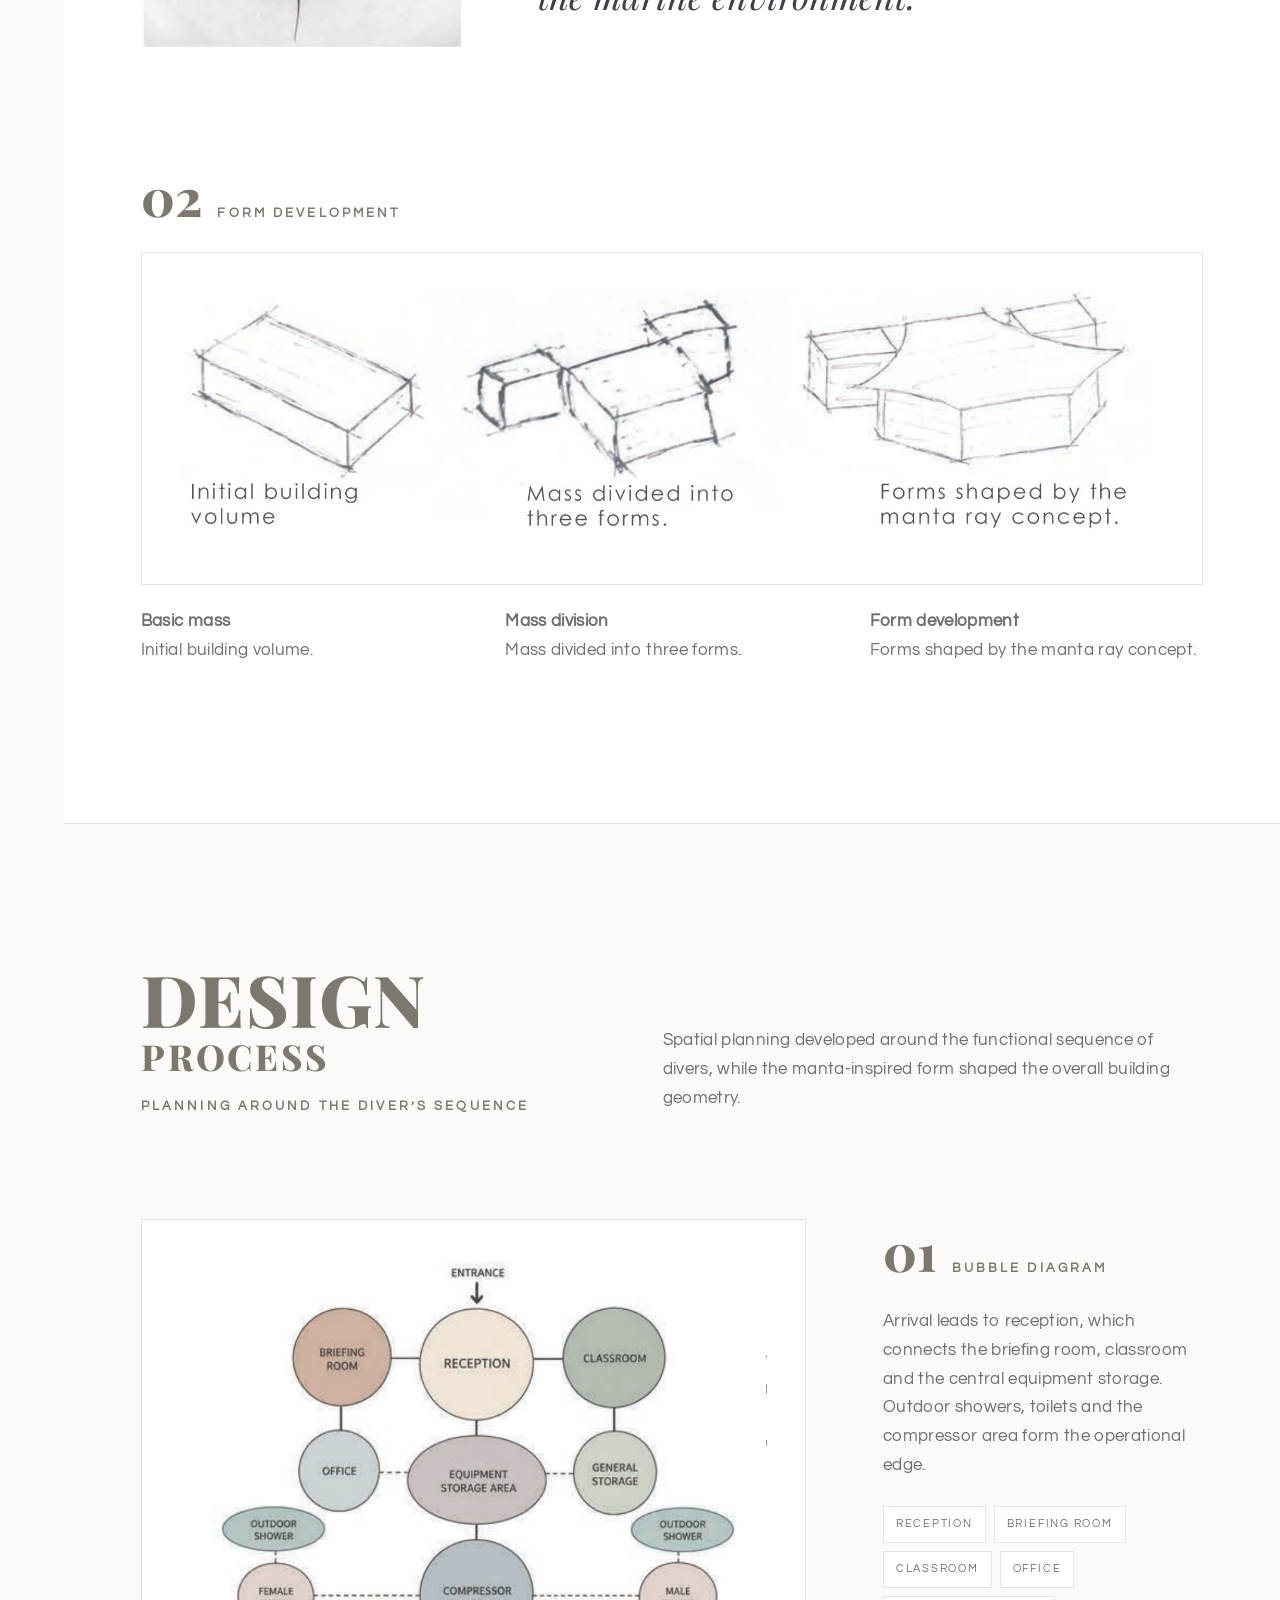
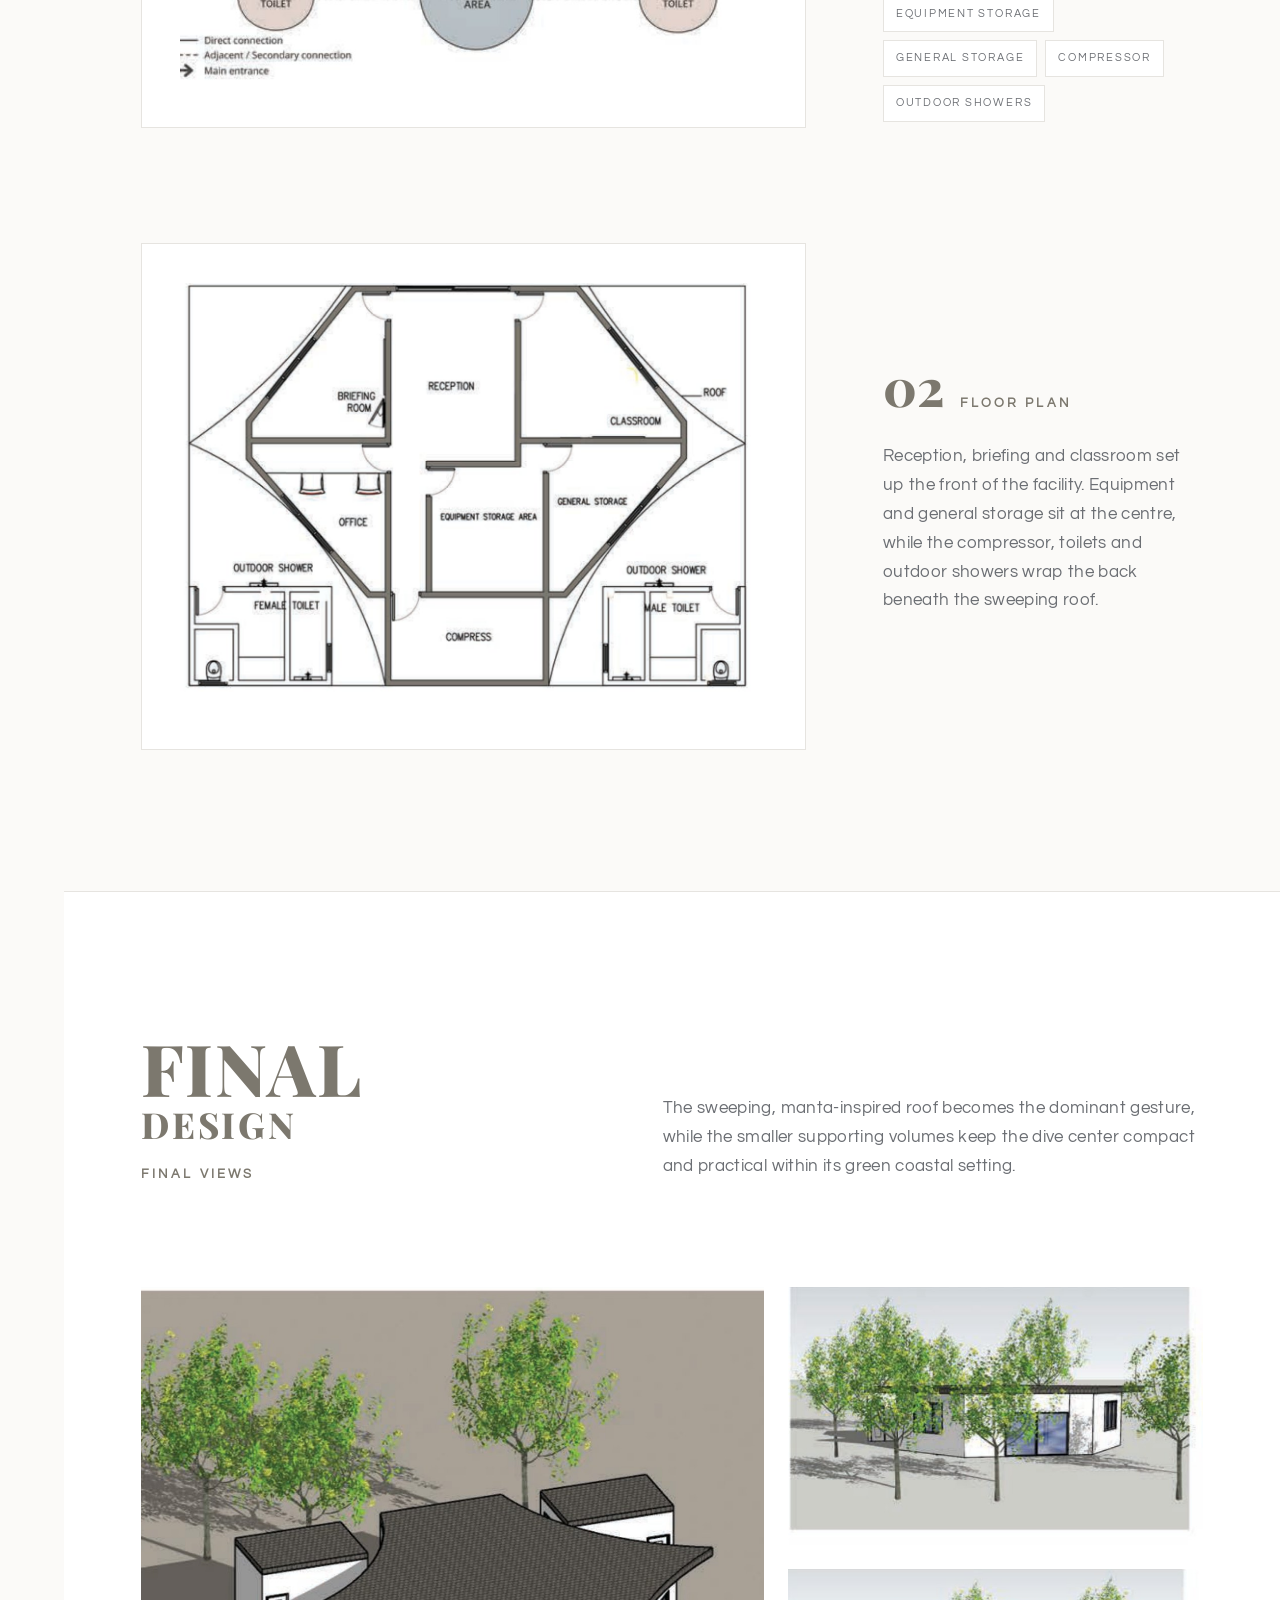
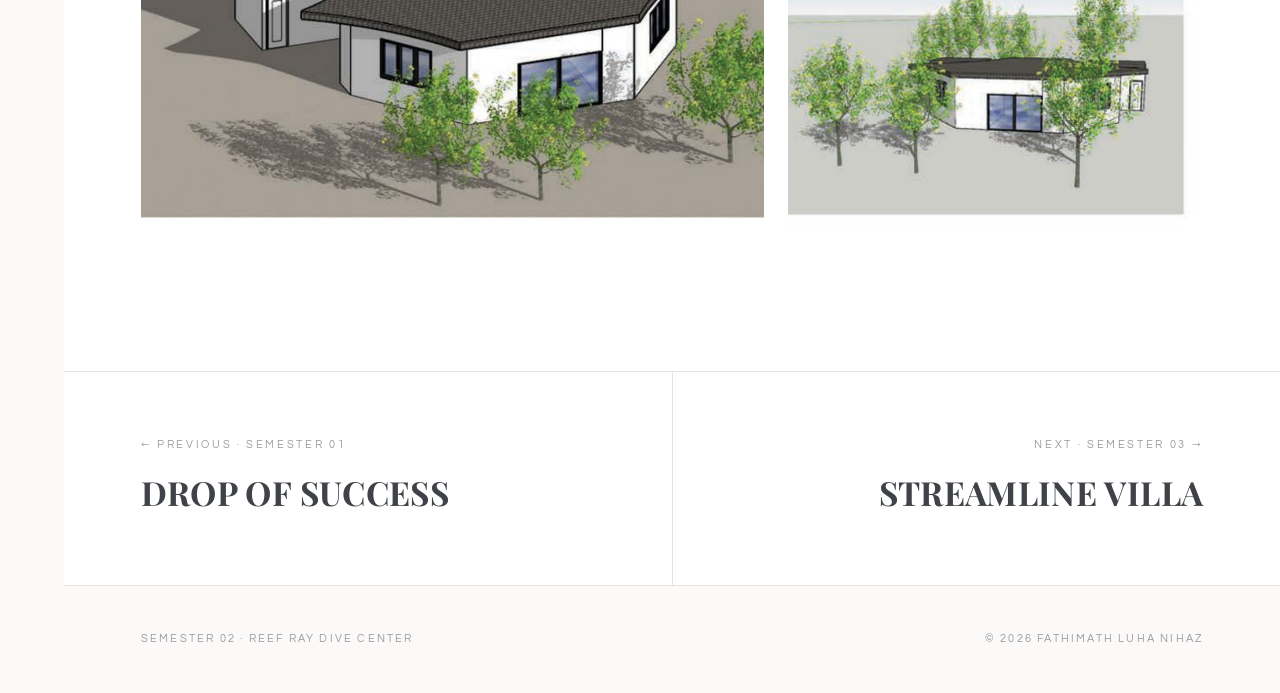
<file: projects/reef-ray-dive-center.html>
<!doctype html>
<!-- Generated by build.py from src/ — edit the files in src/, then run: python build.py -->
<html lang="en">
<head>
<meta charset="utf-8">
<meta name="viewport" content="width=device-width, initial-scale=1">
<title>Reef Ray Dive Center — Luha Nihaz</title>
<meta name="description" content="Semester 02 — Reef Ray Dive Center, Vilimalé: a dive facility shaped by the form of a manta ray.">
<link rel="icon" href="../assets/favicon.svg" type="image/svg+xml">
<link rel="preconnect" href="https://fonts.googleapis.com">
<link rel="preconnect" href="https://fonts.gstatic.com" crossorigin>
<link href="https://fonts.googleapis.com/css2?family=Playfair+Display:ital,wght@0,400;0,700;0,800;1,400&family=Questrial&display=swap" rel="stylesheet">
<link rel="stylesheet" href="../css/style.css">
</head>
<body data-sem="2">
<div class="rail" aria-hidden="true"></div>

<header class="site-header">
  <a class="brand" href="../index.html">Luha <span>Nihaz</span></a>
  <button class="menu-btn" aria-label="Menu" aria-expanded="false"><span></span><span></span><span></span></button>
  <nav class="nav">
    <a href="../index.html">Home</a>
    <a href="../index.html#work" class="active">Work</a>
    <a href="../about.html">About</a>
    <a href="../cv.html" class="cv-link">CV</a>
  </nav>
</header>

<main>
  <section class="p-hero">
    <div class="wrap">
      <div class="reveal">
        <span class="sem">Semester 2</span>
        <h1>Reef Ray<br>Dive Center</h1>
        <p class="loc">Vilimalé, Maldives</p>
        <p class="lead">Reef Ray Dive Center is a small diving facility designed to support the functional needs of divers while creating a strong connection to its coastal setting. The design takes inspiration from the form of a manta ray, influencing the overall building form and roof.</p>
        <a class="scroll-cue" href="#concept">Explore project</a>
      </div>
      <figure class="media reveal zoomable"><img src="../assets/img/sem2/render-main.jpg" alt="Reef Ray Dive Center aerial render"></figure>
    </div>
  </section>

  <section class="section tint" id="concept">
    <div class="wrap">
      <div class="head-grid reveal">
        <div class="title-stack"><h2>Concept<small>Development</small></h2><p class="sub">From marine form to architecture</p></div>
        <p>The concept explores the form of the manta ray as a starting point for the architecture. Its broad shape and curved profile influenced the development of the building, particularly the roof, creating a form that connects the dive center to its marine setting.</p>
      </div>

      <div class="block">
        <div class="step-title reveal"><b>01</b><span>Inspiration</span></div>
        <div class="split wide-right">
          <figure class="reveal zoomable"><img src="../assets/img/sem2/manta.jpg" alt="Manta ray seen from above" loading="lazy"></figure>
          <div class="reveal split-text">
            <span class="kicker">Manta ray</span>
            <p class="statement">A broad, flowing form and curved edges, reflecting the graceful movement found in the marine environment.</p>
          </div>
        </div>
      </div>

      <div class="block reveal">
        <div class="step-title"><b>02</b><span>Form development</span></div>
        <figure class="frame zoomable"><img src="../assets/img/sem2/form-development.jpg" alt="Basic mass, mass division and form development sketches" loading="lazy"></figure>
        <div class="grid-3 notes"><p><b>Basic mass</b><br>Initial building volume.</p><p><b>Mass division</b><br>Mass divided into three forms.</p><p><b>Form development</b><br>Forms shaped by the manta ray concept.</p></div>
      </div>
    </div>
  </section>

  <section class="section" id="planning">
    <div class="wrap">
      <div class="head-grid reveal">
        <div class="title-stack"><h2>Design<small>Process</small></h2><p class="sub">Planning around the diver’s sequence</p></div>
        <p>Spatial planning developed around the functional sequence of divers, while the manta-inspired form shaped the overall building geometry.</p>
      </div>

      <div class="block">
        
        <div class="split wide-left">
          <figure class="frame reveal zoomable"><img src="../assets/img/sem2/bubble-diagram.jpg" alt="Bubble diagram of dive center spaces" loading="lazy"></figure>
          <div class="reveal split-text">
            <div class="step-title"><b>01</b><span>Bubble diagram</span></div>
            <p>Arrival leads to reception, which connects the briefing room, classroom and the central equipment storage. Outdoor showers, toilets and the compressor area form the operational edge.</p>
            <div class="tags"><span class="tag">Reception</span><span class="tag">Briefing room</span><span class="tag">Classroom</span><span class="tag">Office</span><span class="tag">Equipment storage</span><span class="tag">General storage</span><span class="tag">Compressor</span><span class="tag">Outdoor showers</span></div>
          </div>
        </div>
      </div>

      <div class="block">
        
        <div class="split wide-left">
          <figure class="frame reveal zoomable"><img src="../assets/img/sem2/floor-plan.jpg" alt="Dive center floor plan" loading="lazy"></figure>
          <div class="reveal split-text">
            <div class="step-title"><b>02</b><span>Floor plan</span></div>
            <p>Reception, briefing and classroom set up the front of the facility. Equipment and general storage sit at the centre, while the compressor, toilets and outdoor showers wrap the back beneath the sweeping roof.</p>
          </div>
        </div>
      </div>
    </div>
  </section>

  <section class="section tint" id="final">
    <div class="wrap">
      <div class="head-grid reveal">
        <div class="title-stack"><h2>Final<small>Design</small></h2><p class="sub">Final views</p></div>
        <p>The sweeping, manta-inspired roof becomes the dominant gesture, while the smaller supporting volumes keep the dive center compact and practical within its green coastal setting.</p>
      </div>

      <div class="gallery">
        <figure class="main reveal zoomable"><img src="../assets/img/sem2/render-main.jpg" alt="Aerial view" loading="lazy"></figure>
        <figure class="reveal zoomable"><img src="../assets/img/sem2/render-left.jpg" alt="Street-level view" loading="lazy"></figure>
        <figure class="reveal zoomable"><img src="../assets/img/sem2/render-right.jpg" alt="Side view" loading="lazy"></figure>
      </div>
    </div>
  </section>

  <nav class="pager" aria-label="Projects">
    <a href="drop-of-success.html"><small>← Previous · Semester 01</small><strong>Drop of Success</strong></a>
    <a href="streamline-villa.html"><small>Next · Semester 03 →</small><strong>Streamline Villa</strong></a>
  </nav>
</main>

<footer class="site-footer">
  <span>Semester 02 · Reef Ray Dive Center</span>
  <span>© <span data-year>2026</span> Fathimath Luha Nihaz</span>
</footer>

<script src="../js/main.js"></script>
</body>
</html>
</file>
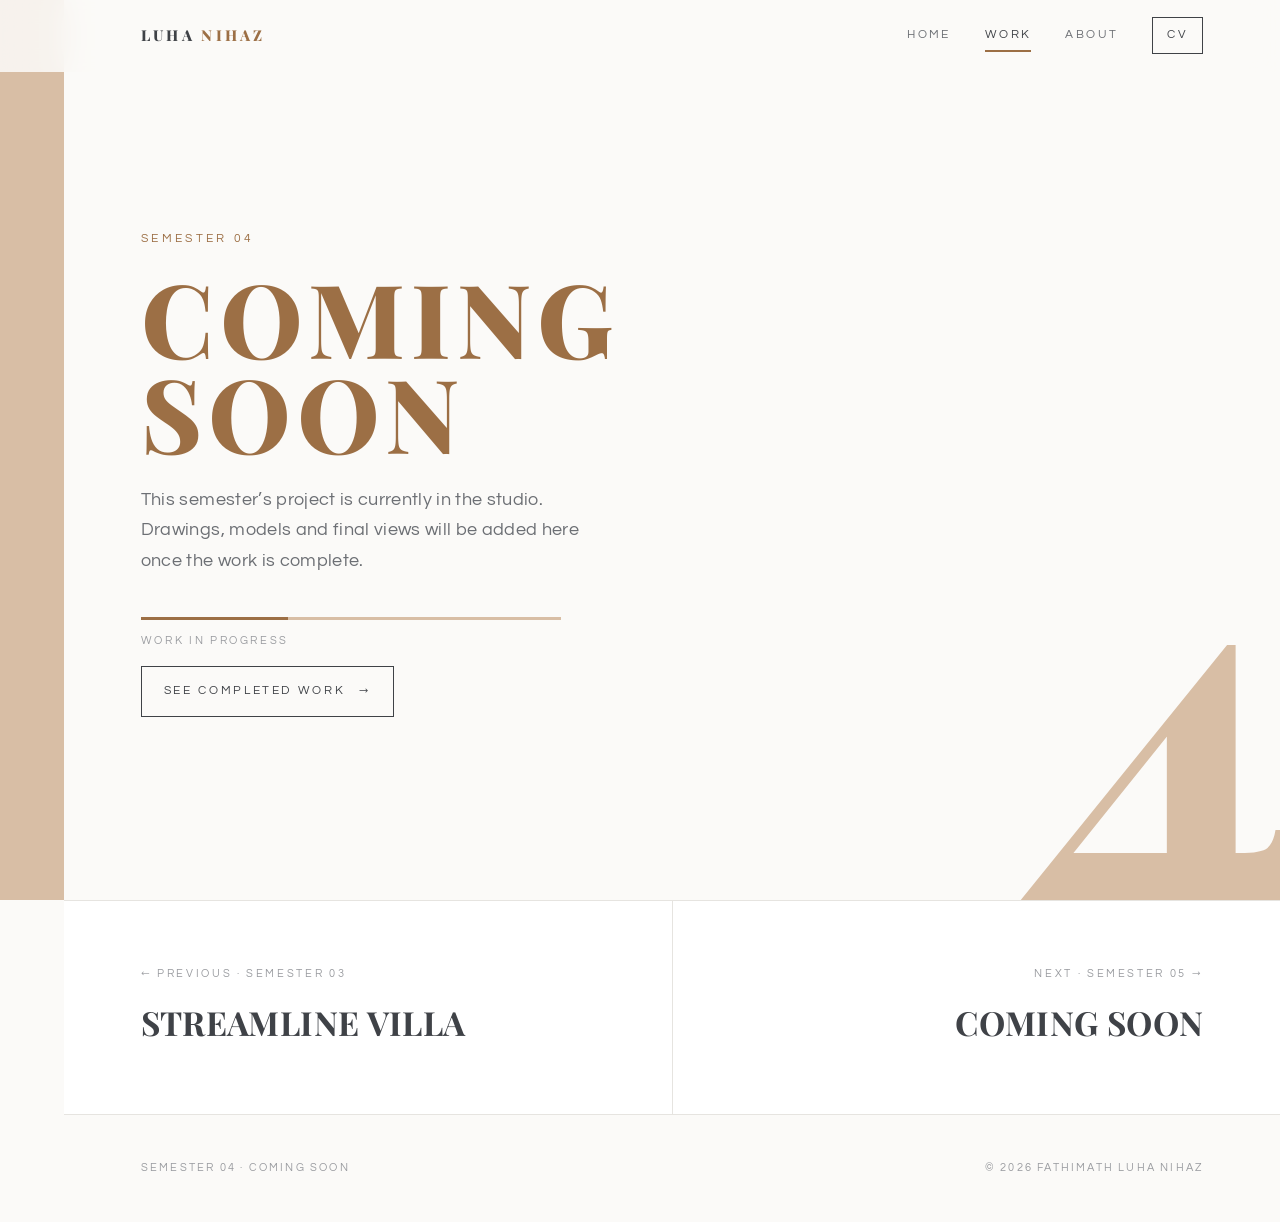
<file: projects/semester-4.html>
<!doctype html>
<!-- Generated by build.py from src/ — edit the files in src/, then run: python build.py -->
<html lang="en">
<head>
<meta charset="utf-8">
<meta name="viewport" content="width=device-width, initial-scale=1">
<title>Semester 4 — Luha Nihaz</title>
<meta name="description" content="Semester 4 project — coming soon.">
<link rel="icon" href="../assets/favicon.svg" type="image/svg+xml">
<link rel="preconnect" href="https://fonts.googleapis.com">
<link rel="preconnect" href="https://fonts.gstatic.com" crossorigin>
<link href="https://fonts.googleapis.com/css2?family=Playfair+Display:ital,wght@0,400;0,700;0,800;1,400&family=Questrial&display=swap" rel="stylesheet">
<link rel="stylesheet" href="../css/style.css">
</head>
<body data-sem="4">
<div class="rail" aria-hidden="true"></div>

<header class="site-header">
  <a class="brand" href="../index.html">Luha <span>Nihaz</span></a>
  <button class="menu-btn" aria-label="Menu" aria-expanded="false"><span></span><span></span><span></span></button>
  <nav class="nav">
    <a href="../index.html">Home</a>
    <a href="../index.html#work" class="active">Work</a>
    <a href="../about.html">About</a>
    <a href="../cv.html" class="cv-link">CV</a>
  </nav>
</header>

<main>
  <section class="soon-hero">
    <span class="big" aria-hidden="true">4</span>
    <div class="wrap">
      <div class="reveal">
        <span class="kicker">Semester 04</span>
        <h1>Coming<br>soon</h1>
        <p>This semester’s project is currently in the studio. Drawings, models and final views will be added here once the work is complete.</p>
        <div class="progress"><div class="bar"></div><small>Work in progress</small></div>
        <a class="btn soon-btn" href="../index.html#work">See completed work <span class="arr">→</span></a>
      </div>
    </div>
  </section>

  <nav class="pager" aria-label="Projects">
    <a href="streamline-villa.html"><small>← Previous · Semester 03</small><strong>Streamline Villa</strong></a>
    <a href="semester-5.html"><small>Next · Semester 05 →</small><strong>Coming soon</strong></a>
  </nav>
</main>

<footer class="site-footer">
  <span>Semester 04 · Coming soon</span>
  <span>© <span data-year>2026</span> Fathimath Luha Nihaz</span>
</footer>

<script src="../js/main.js"></script>
</body>
</html>
</file>
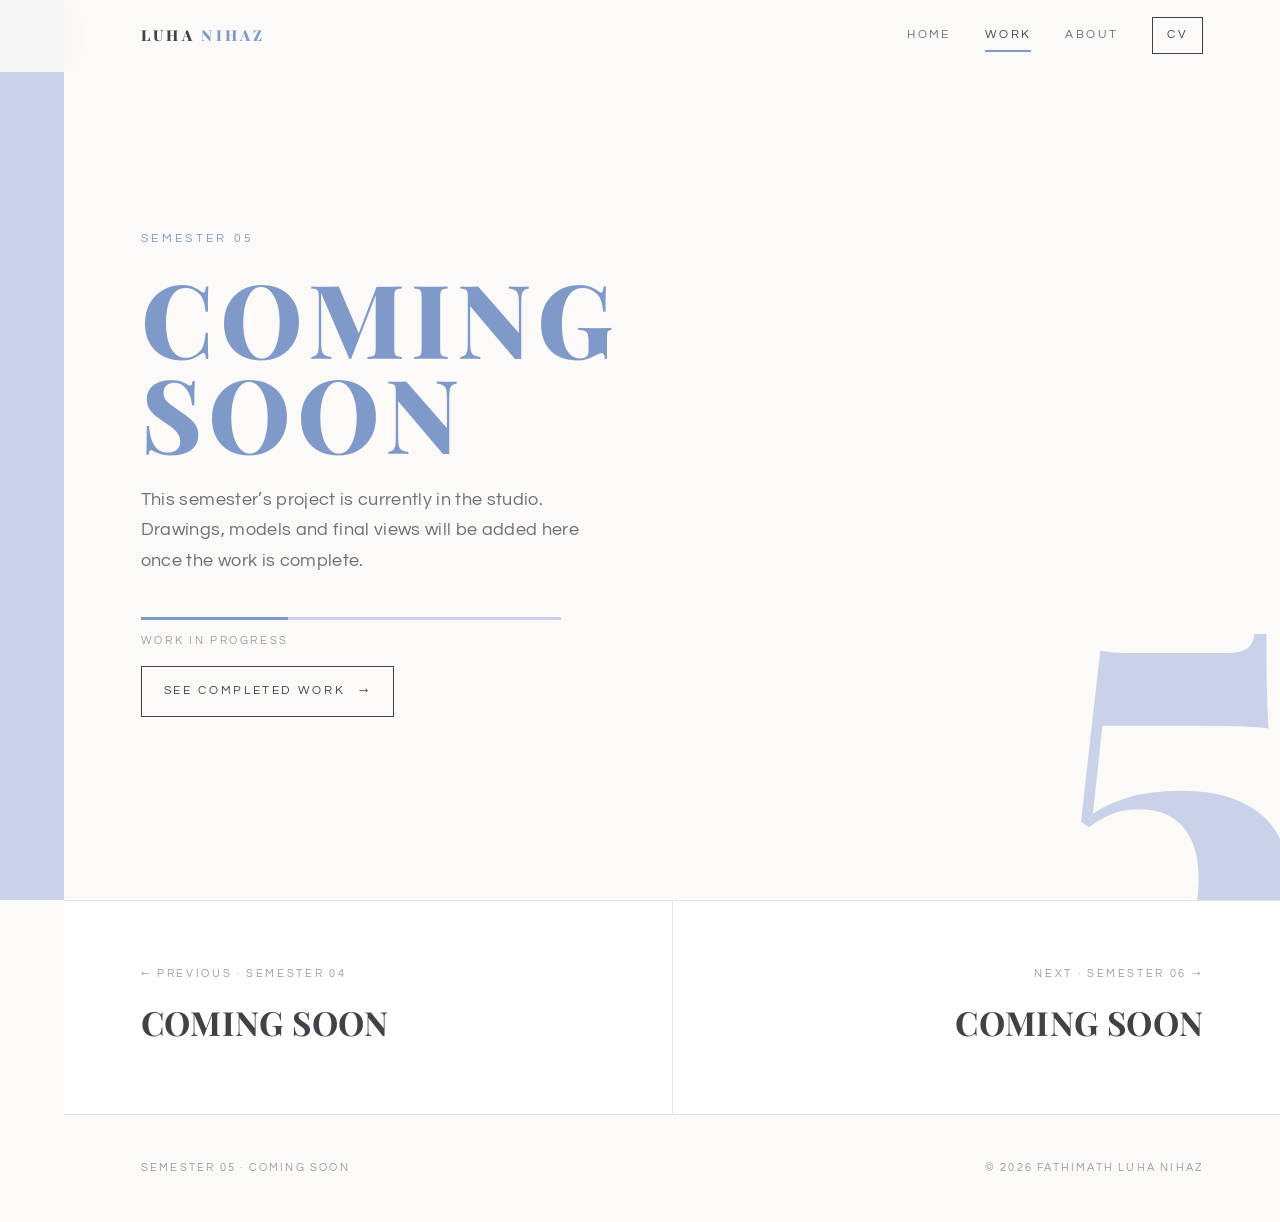
<file: projects/semester-5.html>
<!doctype html>
<!-- Generated by build.py from src/ — edit the files in src/, then run: python build.py -->
<html lang="en">
<head>
<meta charset="utf-8">
<meta name="viewport" content="width=device-width, initial-scale=1">
<title>Semester 5 — Luha Nihaz</title>
<meta name="description" content="Semester 5 project — coming soon.">
<link rel="icon" href="../assets/favicon.svg" type="image/svg+xml">
<link rel="preconnect" href="https://fonts.googleapis.com">
<link rel="preconnect" href="https://fonts.gstatic.com" crossorigin>
<link href="https://fonts.googleapis.com/css2?family=Playfair+Display:ital,wght@0,400;0,700;0,800;1,400&family=Questrial&display=swap" rel="stylesheet">
<link rel="stylesheet" href="../css/style.css">
</head>
<body data-sem="5">
<div class="rail" aria-hidden="true"></div>

<header class="site-header">
  <a class="brand" href="../index.html">Luha <span>Nihaz</span></a>
  <button class="menu-btn" aria-label="Menu" aria-expanded="false"><span></span><span></span><span></span></button>
  <nav class="nav">
    <a href="../index.html">Home</a>
    <a href="../index.html#work" class="active">Work</a>
    <a href="../about.html">About</a>
    <a href="../cv.html" class="cv-link">CV</a>
  </nav>
</header>

<main>
  <section class="soon-hero">
    <span class="big" aria-hidden="true">5</span>
    <div class="wrap">
      <div class="reveal">
        <span class="kicker">Semester 05</span>
        <h1>Coming<br>soon</h1>
        <p>This semester’s project is currently in the studio. Drawings, models and final views will be added here once the work is complete.</p>
        <div class="progress"><div class="bar"></div><small>Work in progress</small></div>
        <a class="btn soon-btn" href="../index.html#work">See completed work <span class="arr">→</span></a>
      </div>
    </div>
  </section>

  <nav class="pager" aria-label="Projects">
    <a href="semester-4.html"><small>← Previous · Semester 04</small><strong>Coming soon</strong></a>
    <a href="semester-6.html"><small>Next · Semester 06 →</small><strong>Coming soon</strong></a>
  </nav>
</main>

<footer class="site-footer">
  <span>Semester 05 · Coming soon</span>
  <span>© <span data-year>2026</span> Fathimath Luha Nihaz</span>
</footer>

<script src="../js/main.js"></script>
</body>
</html>
</file>
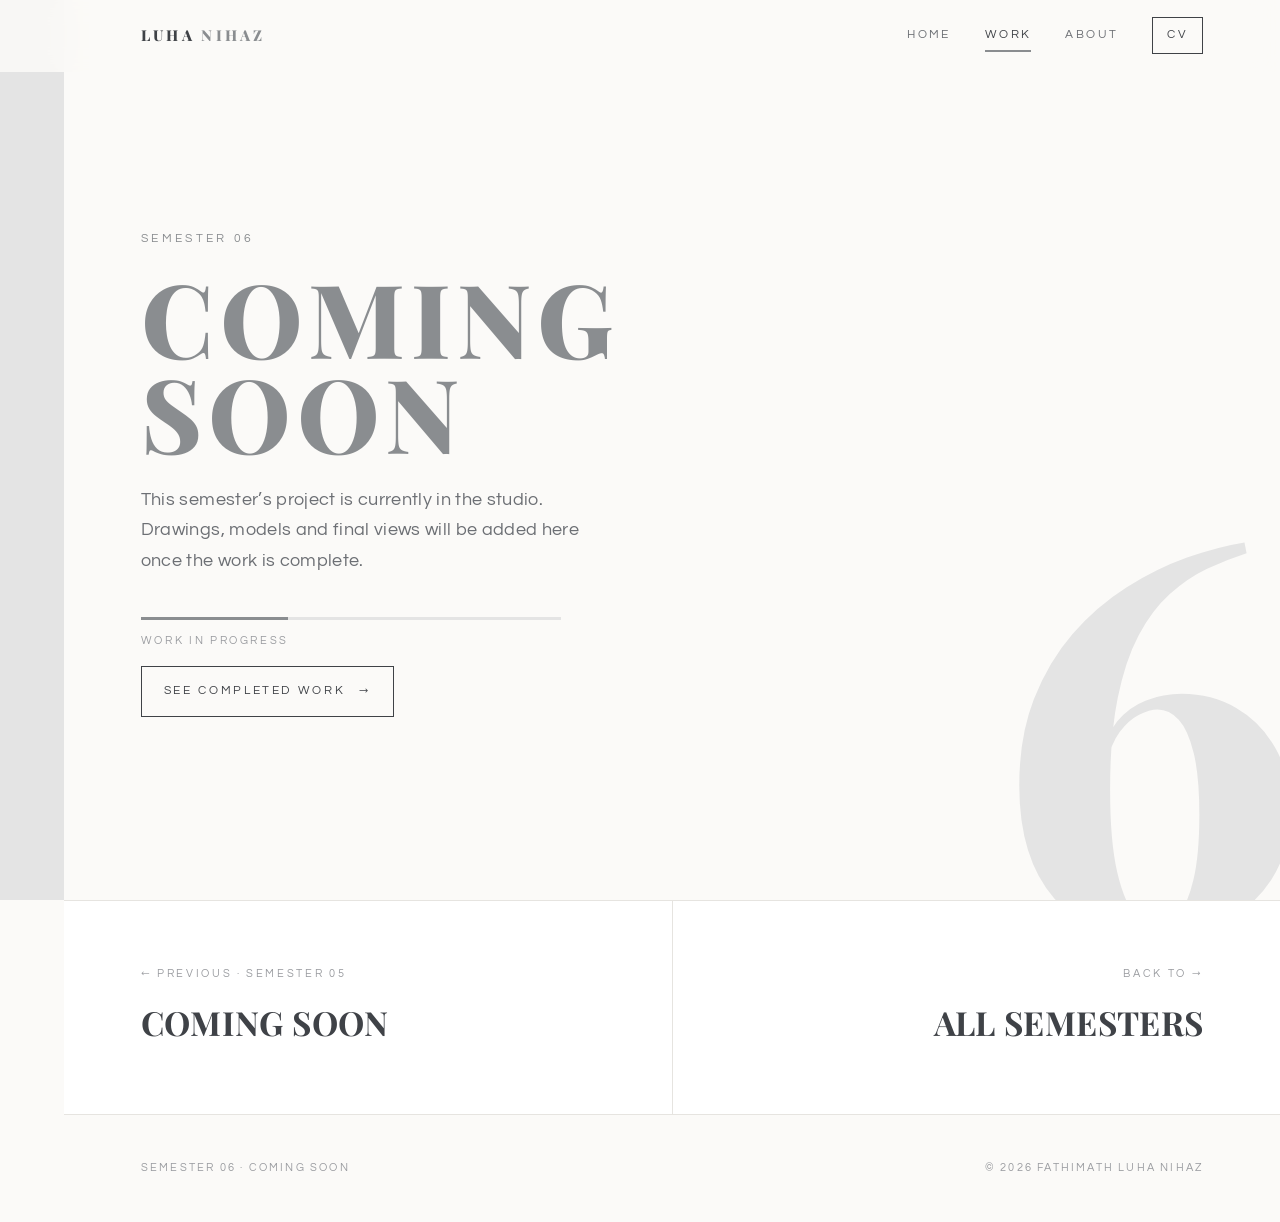
<file: projects/semester-6.html>
<!doctype html>
<!-- Generated by build.py from src/ — edit the files in src/, then run: python build.py -->
<html lang="en">
<head>
<meta charset="utf-8">
<meta name="viewport" content="width=device-width, initial-scale=1">
<title>Semester 6 — Luha Nihaz</title>
<meta name="description" content="Semester 6 project — coming soon.">
<link rel="icon" href="../assets/favicon.svg" type="image/svg+xml">
<link rel="preconnect" href="https://fonts.googleapis.com">
<link rel="preconnect" href="https://fonts.gstatic.com" crossorigin>
<link href="https://fonts.googleapis.com/css2?family=Playfair+Display:ital,wght@0,400;0,700;0,800;1,400&family=Questrial&display=swap" rel="stylesheet">
<link rel="stylesheet" href="../css/style.css">
</head>
<body data-sem="6">
<div class="rail" aria-hidden="true"></div>

<header class="site-header">
  <a class="brand" href="../index.html">Luha <span>Nihaz</span></a>
  <button class="menu-btn" aria-label="Menu" aria-expanded="false"><span></span><span></span><span></span></button>
  <nav class="nav">
    <a href="../index.html">Home</a>
    <a href="../index.html#work" class="active">Work</a>
    <a href="../about.html">About</a>
    <a href="../cv.html" class="cv-link">CV</a>
  </nav>
</header>

<main>
  <section class="soon-hero">
    <span class="big" aria-hidden="true">6</span>
    <div class="wrap">
      <div class="reveal">
        <span class="kicker">Semester 06</span>
        <h1>Coming<br>soon</h1>
        <p>This semester’s project is currently in the studio. Drawings, models and final views will be added here once the work is complete.</p>
        <div class="progress"><div class="bar"></div><small>Work in progress</small></div>
        <a class="btn soon-btn" href="../index.html#work">See completed work <span class="arr">→</span></a>
      </div>
    </div>
  </section>

  <nav class="pager" aria-label="Projects">
    <a href="semester-5.html"><small>← Previous · Semester 05</small><strong>Coming soon</strong></a>
    <a href="../index.html#contents"><small>Back to →</small><strong>All semesters</strong></a>
  </nav>
</main>

<footer class="site-footer">
  <span>Semester 06 · Coming soon</span>
  <span>© <span data-year>2026</span> Fathimath Luha Nihaz</span>
</footer>

<script src="../js/main.js"></script>
</body>
</html>
</file>
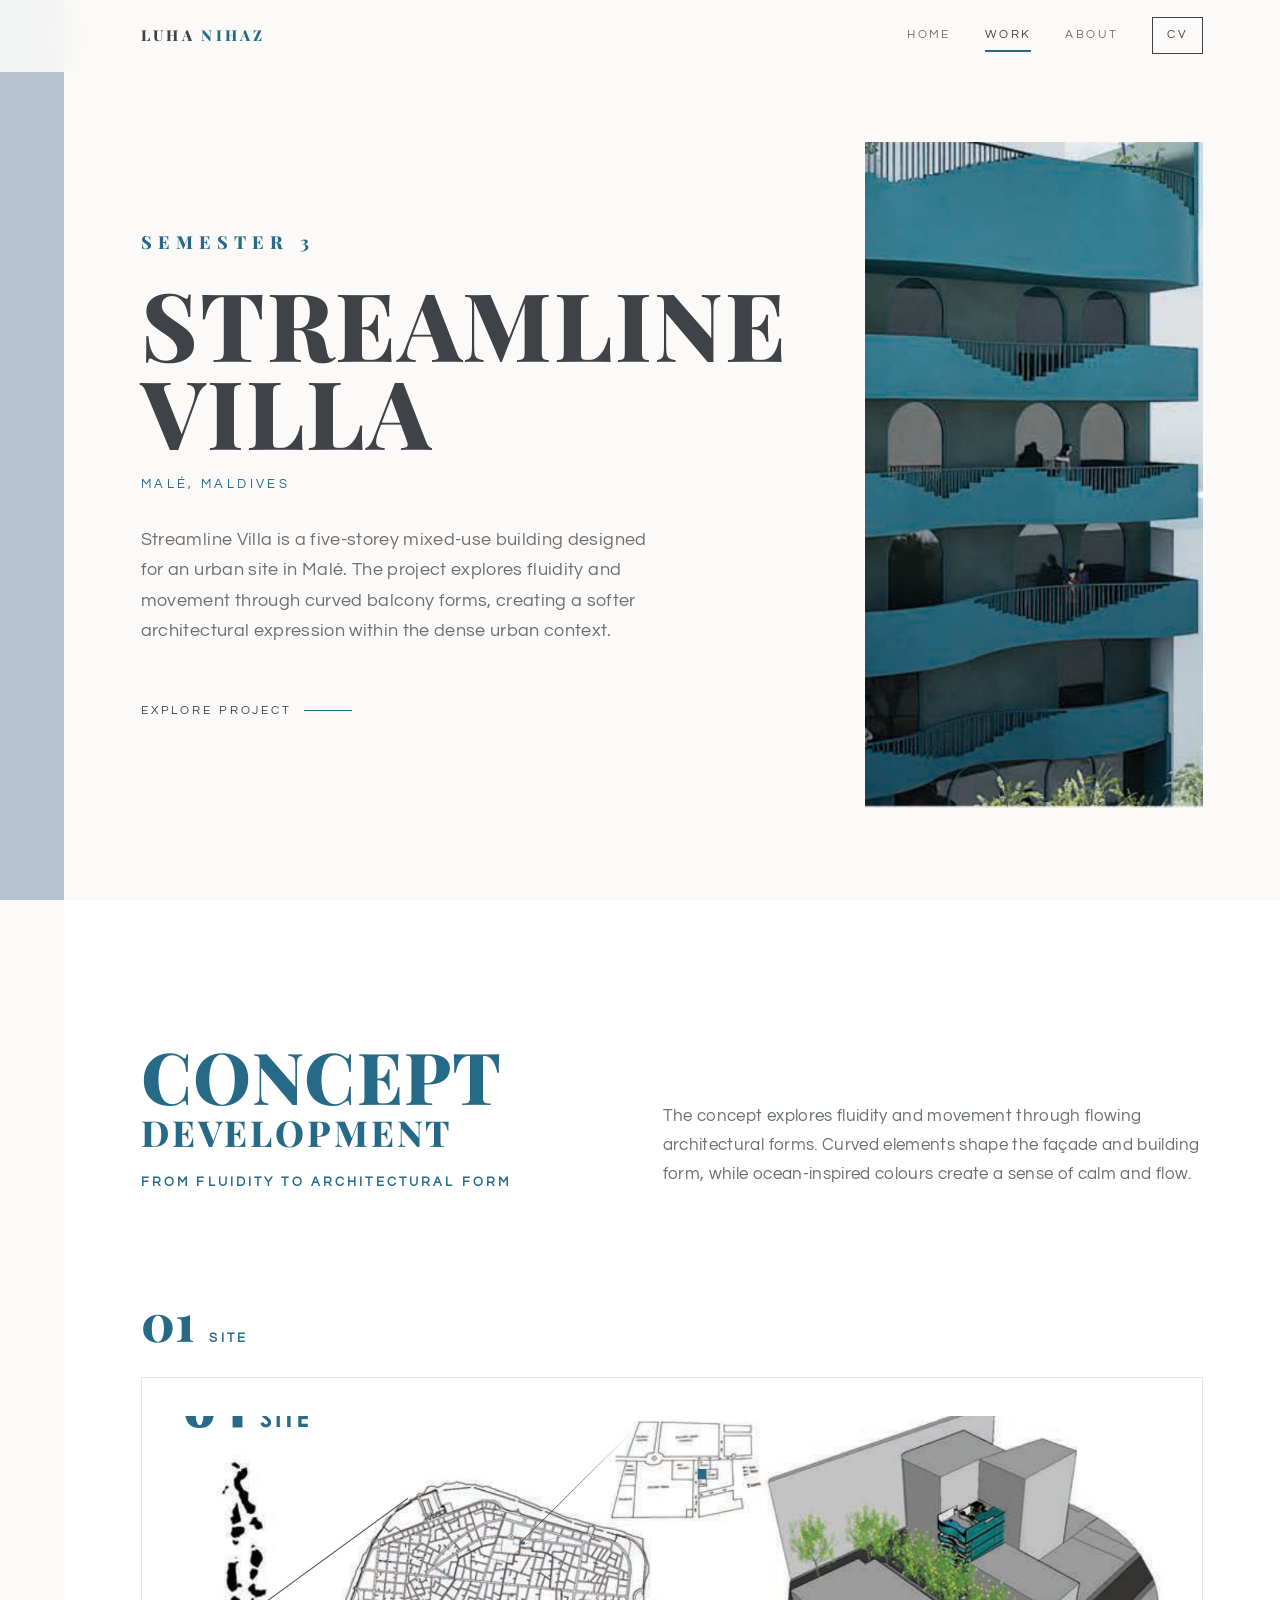
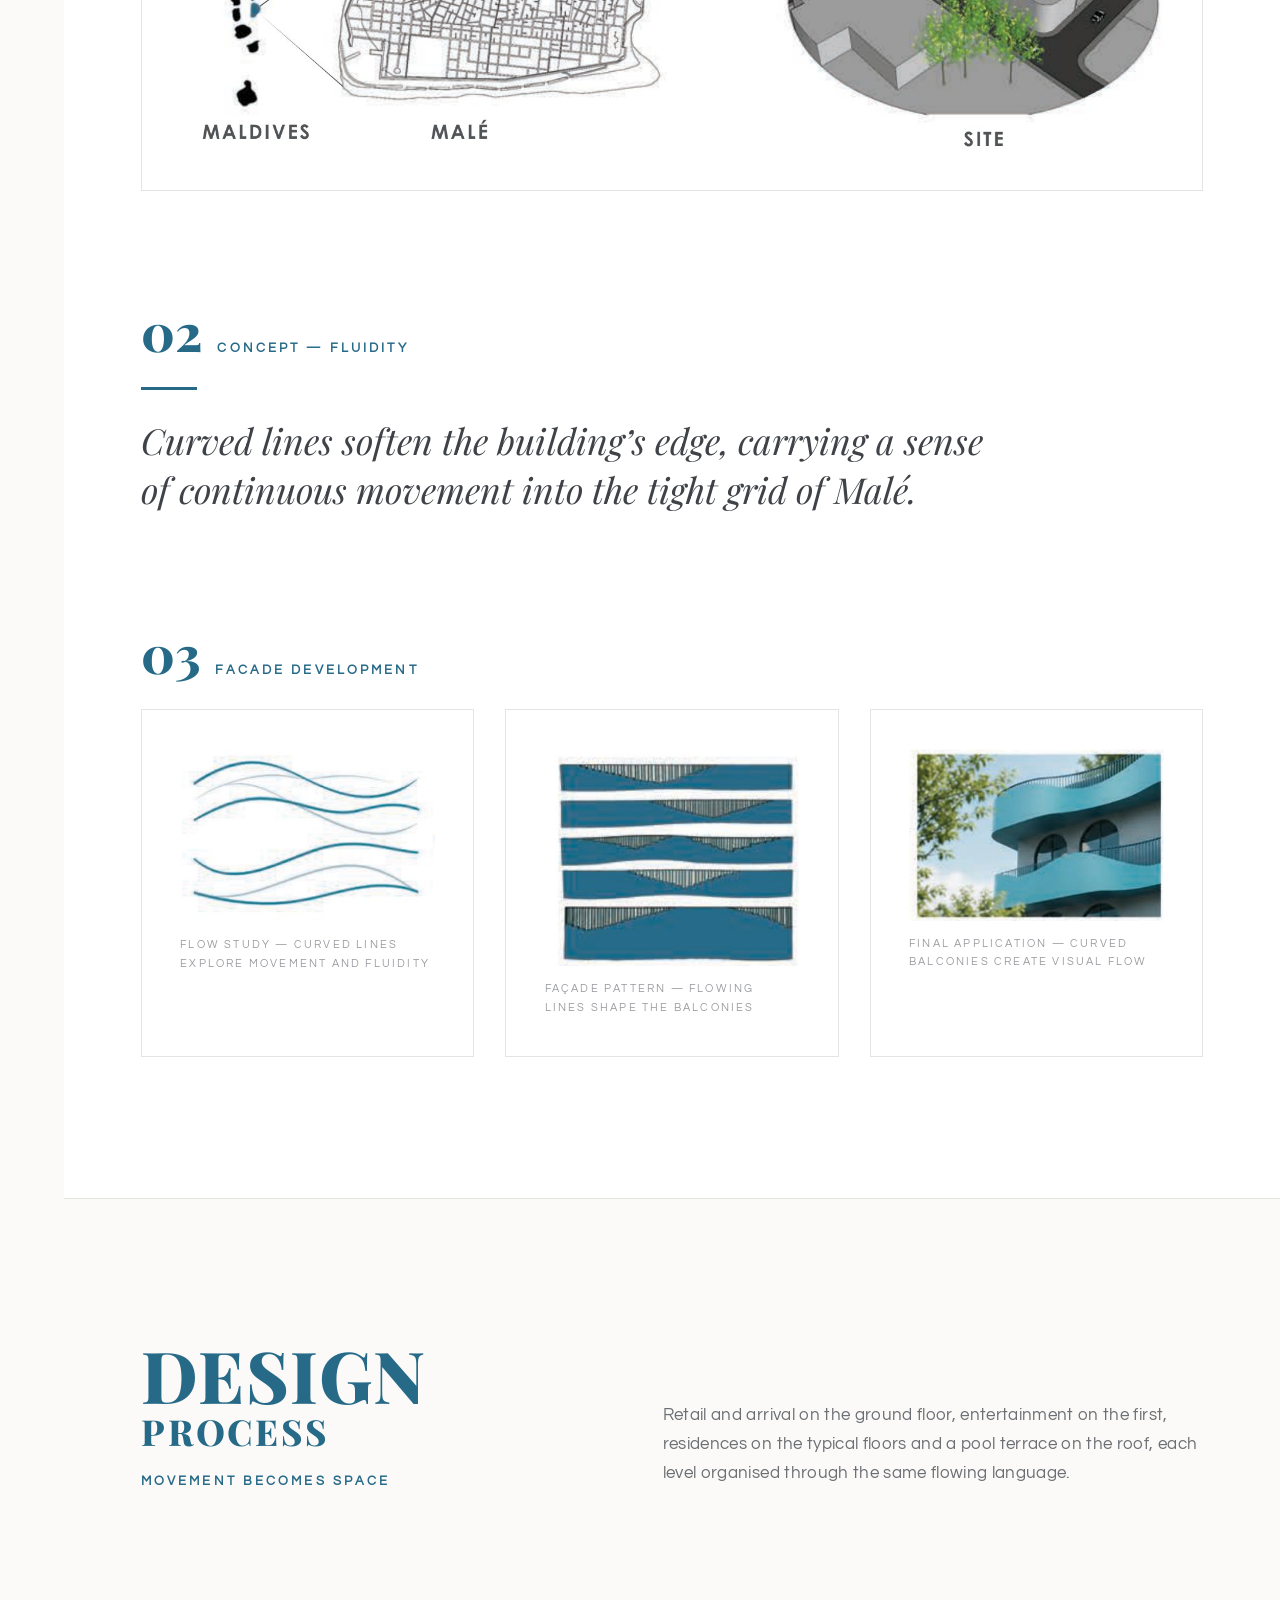
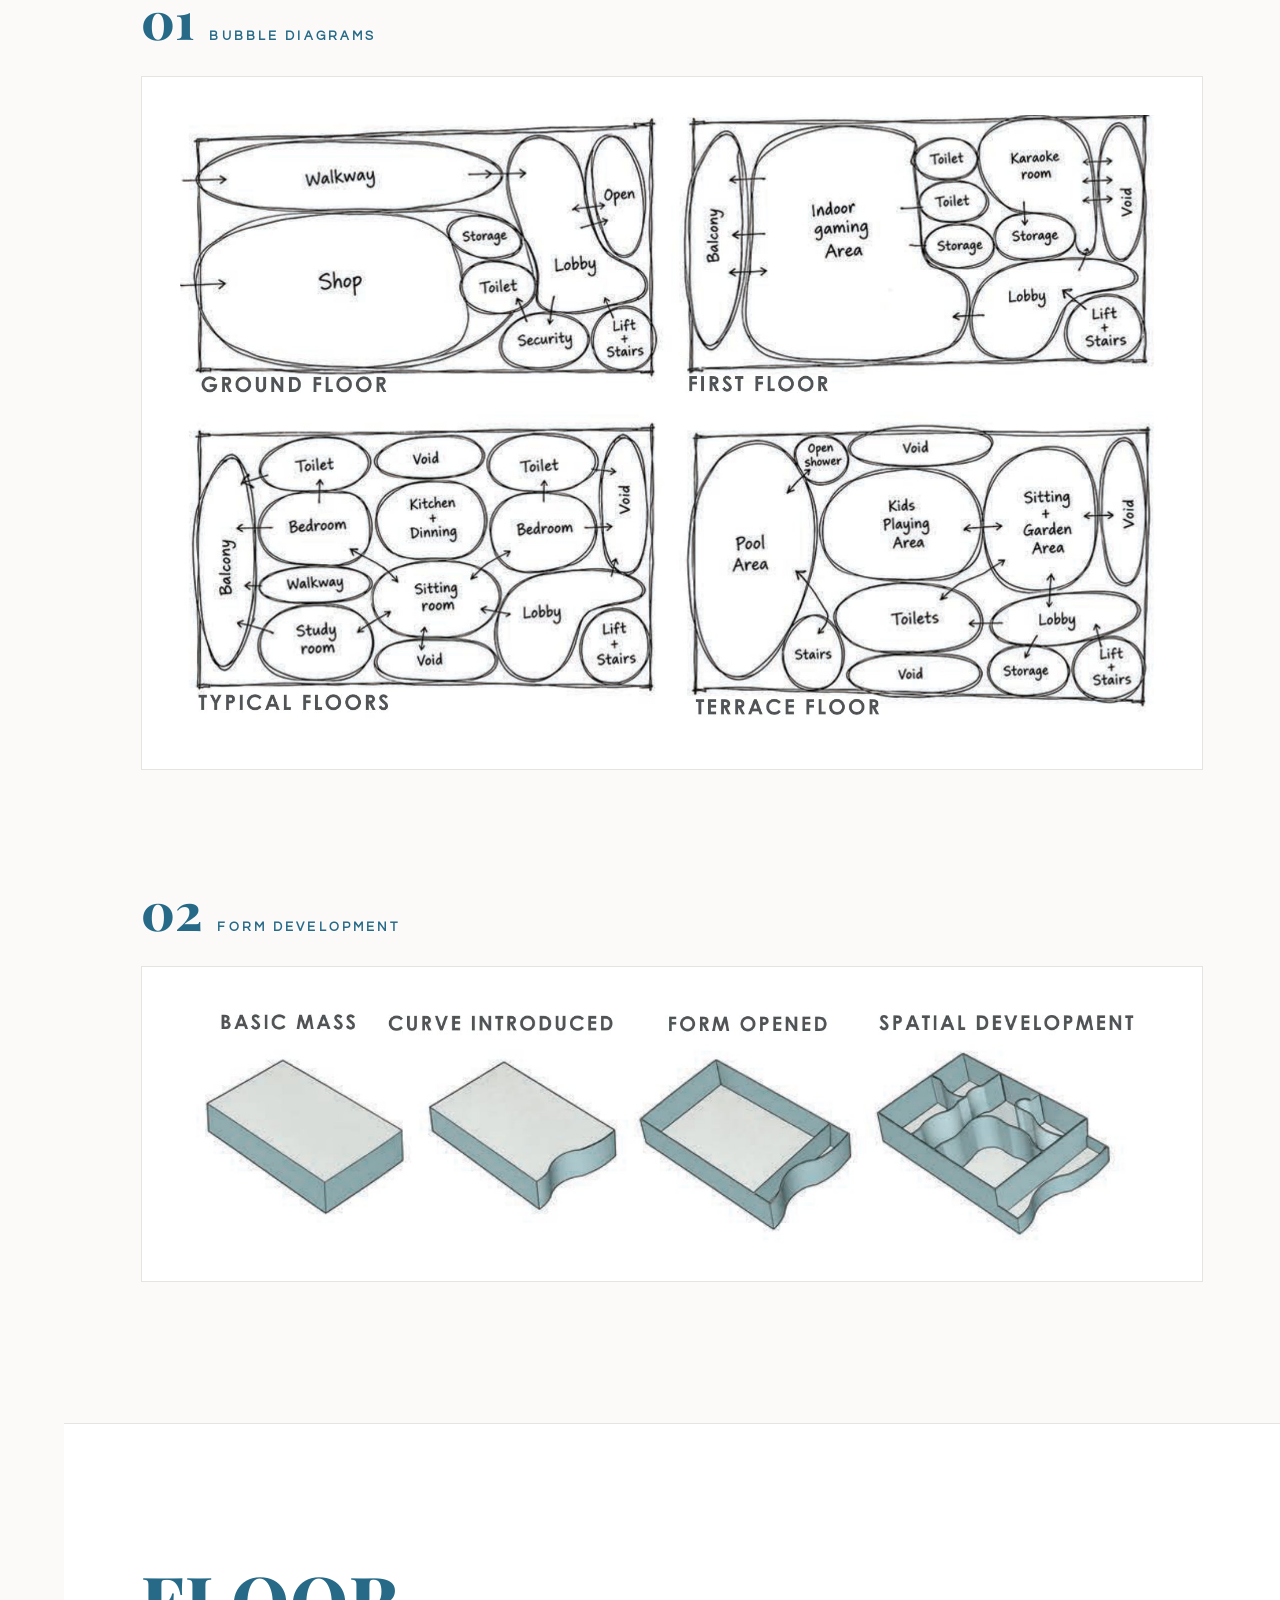
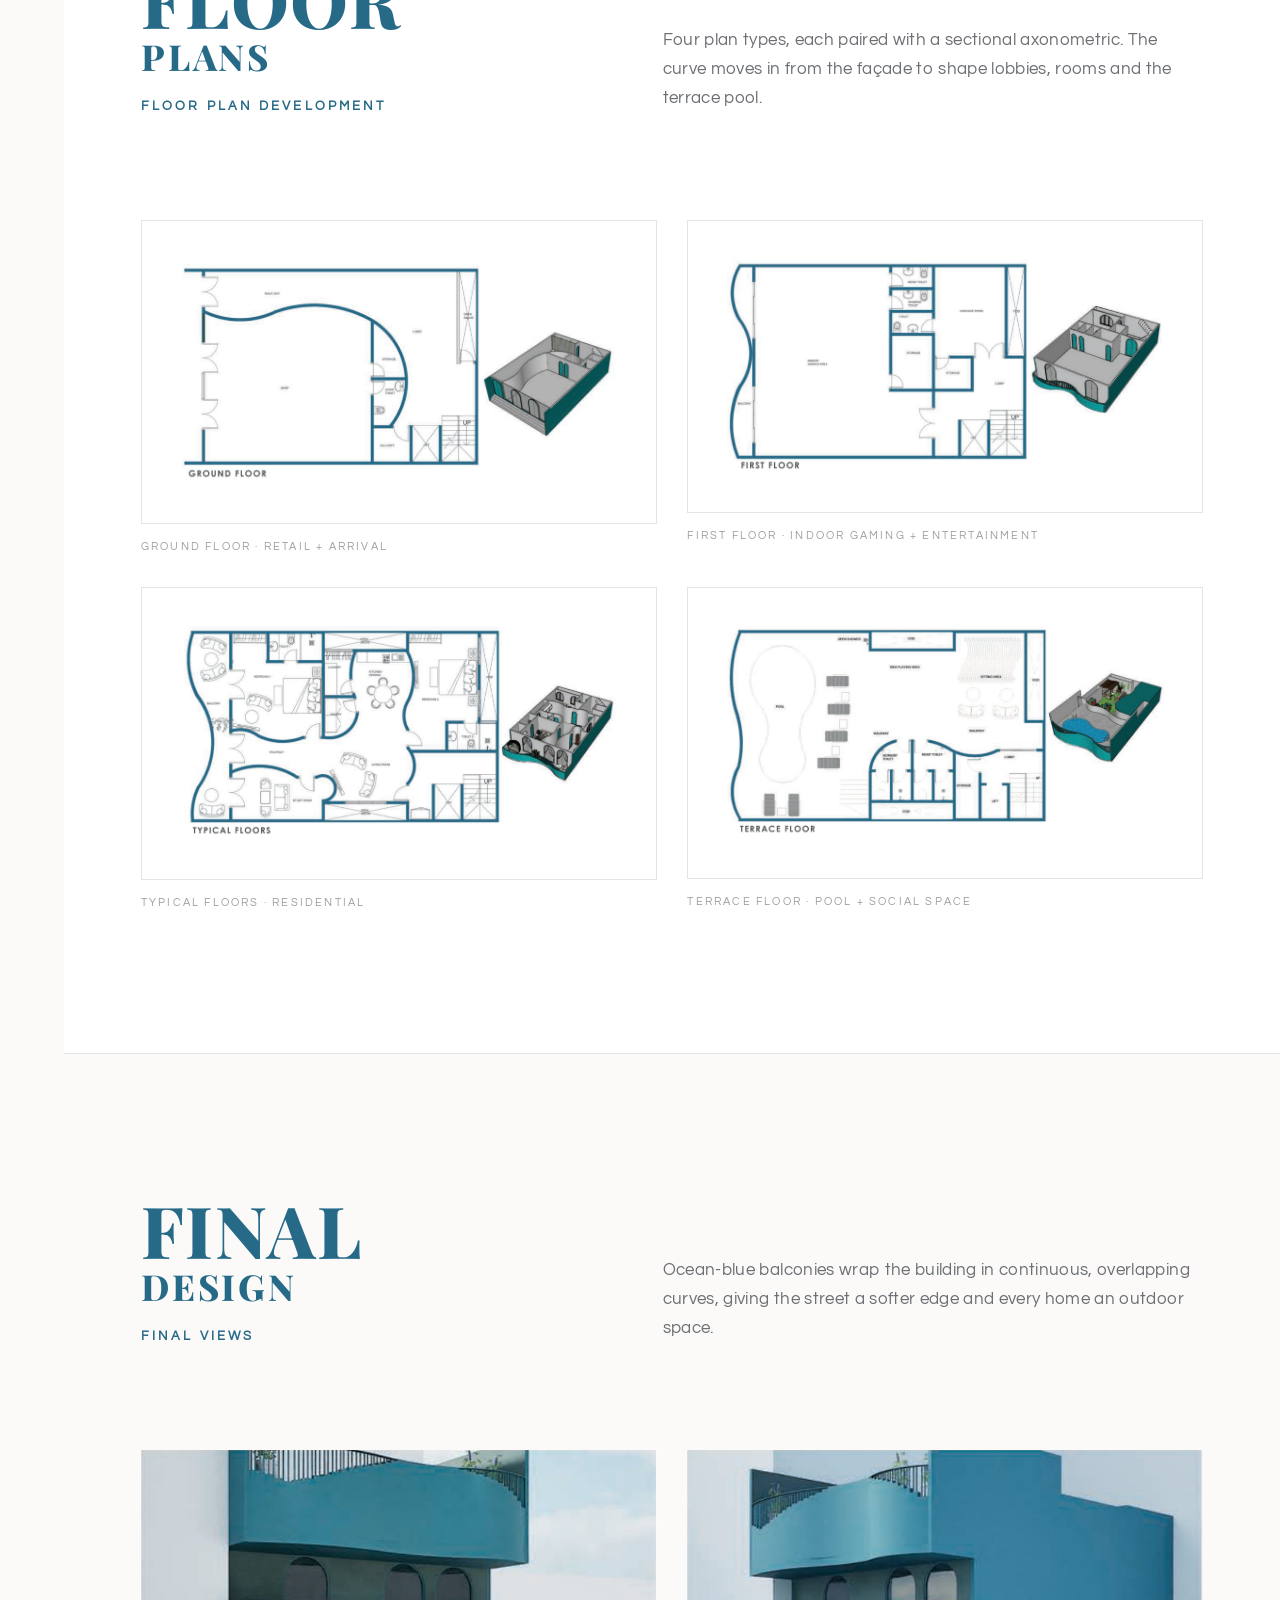
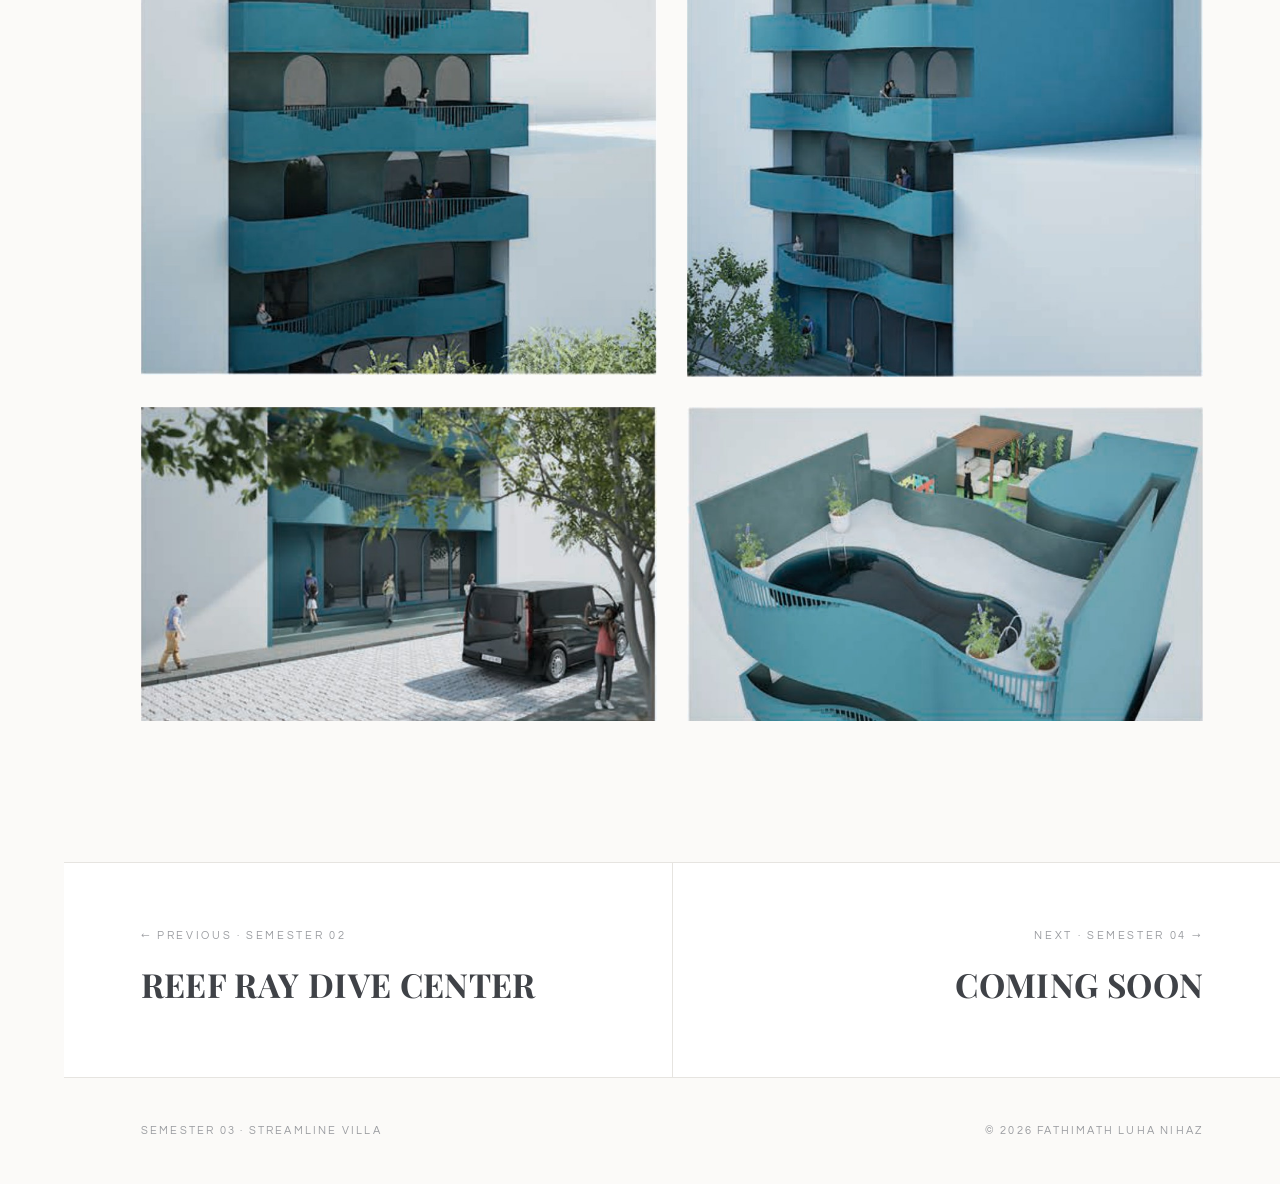
<file: projects/streamline-villa.html>
<!doctype html>
<!-- Generated by build.py from src/ — edit the files in src/, then run: python build.py -->
<html lang="en">
<head>
<meta charset="utf-8">
<meta name="viewport" content="width=device-width, initial-scale=1">
<title>Streamline Villa — Luha Nihaz</title>
<meta name="description" content="Semester 03 — Streamline Villa, Malé: a five-storey mixed-use building shaped by fluidity and curved balconies.">
<link rel="icon" href="../assets/favicon.svg" type="image/svg+xml">
<link rel="preconnect" href="https://fonts.googleapis.com">
<link rel="preconnect" href="https://fonts.gstatic.com" crossorigin>
<link href="https://fonts.googleapis.com/css2?family=Playfair+Display:ital,wght@0,400;0,700;0,800;1,400&family=Questrial&display=swap" rel="stylesheet">
<link rel="stylesheet" href="../css/style.css">
</head>
<body data-sem="3">
<div class="rail" aria-hidden="true"></div>

<header class="site-header">
  <a class="brand" href="../index.html">Luha <span>Nihaz</span></a>
  <button class="menu-btn" aria-label="Menu" aria-expanded="false"><span></span><span></span><span></span></button>
  <nav class="nav">
    <a href="../index.html">Home</a>
    <a href="../index.html#work" class="active">Work</a>
    <a href="../about.html">About</a>
    <a href="../cv.html" class="cv-link">CV</a>
  </nav>
</header>

<main>
  <section class="p-hero">
    <div class="wrap">
      <div class="reveal">
        <span class="sem">Semester 3</span>
        <h1>Streamline<br>Villa</h1>
        <p class="loc">Malé, Maldives</p>
        <p class="lead">Streamline Villa is a five-storey mixed-use building designed for an urban site in Malé. The project explores fluidity and movement through curved balcony forms, creating a softer architectural expression within the dense urban context.</p>
        <a class="scroll-cue" href="#concept">Explore project</a>
      </div>
      <figure class="media reveal zoomable"><img src="../assets/img/sem3/render-1.jpg" alt="Streamline Villa facade with curved balconies"></figure>
    </div>
  </section>

  <section class="section tint" id="concept">
    <div class="wrap">
      <div class="head-grid reveal">
        <div class="title-stack"><h2>Concept<small>Development</small></h2><p class="sub">From fluidity to architectural form</p></div>
        <p>The concept explores fluidity and movement through flowing architectural forms. Curved elements shape the façade and building form, while ocean-inspired colours create a sense of calm and flow.</p>
      </div>

      <div class="block reveal">
        <div class="step-title"><b>01</b><span>Site</span></div>
        <figure class="frame zoomable"><img src="../assets/img/sem3/site.jpg" alt="Site location: Maldives, Malé and the site" loading="lazy"></figure>
      </div>

      <div class="block reveal">
        <div class="step-title"><b>02</b><span>Concept — fluidity</span></div>
        <p class="statement narrow">Curved lines soften the building’s edge, carrying a sense of continuous movement into the tight grid of Malé.</p>
      </div>

      <div class="block">
        <div class="step-title reveal"><b>03</b><span>Facade development</span></div>
        <div class="grid-3">
          <figure class="frame reveal zoomable"><img src="../assets/img/sem3/flow-study.jpg" alt="Flow study" loading="lazy"><figcaption>Flow study — curved lines explore movement and fluidity</figcaption></figure>
          <figure class="frame reveal zoomable"><img src="../assets/img/sem3/facade-pattern.jpg" alt="Facade pattern" loading="lazy"><figcaption>Façade pattern — flowing lines shape the balconies</figcaption></figure>
          <figure class="frame reveal zoomable"><img src="../assets/img/sem3/facade-applied.jpg" alt="Final facade application" loading="lazy"><figcaption>Final application — curved balconies create visual flow</figcaption></figure>
        </div>
      </div>
    </div>
  </section>

  <section class="section" id="process">
    <div class="wrap">
      <div class="head-grid reveal">
        <div class="title-stack"><h2>Design<small>Process</small></h2><p class="sub">Movement becomes space</p></div>
        <p>Retail and arrival on the ground floor, entertainment on the first, residences on the typical floors and a pool terrace on the roof, each level organised through the same flowing language.</p>
      </div>

      <div class="block reveal">
        <div class="step-title"><b>01</b><span>Bubble diagrams</span></div>
        <figure class="frame zoomable"><img src="../assets/img/sem3/bubble-diagrams.jpg" alt="Bubble diagrams for ground, first, typical and terrace floors" loading="lazy"></figure>
      </div>

      <div class="block reveal">
        <div class="step-title"><b>02</b><span>Form development</span></div>
        <figure class="frame zoomable"><img src="../assets/img/sem3/form-development.jpg" alt="Basic mass, curve introduced, form opened, spatial development" loading="lazy"></figure>
      </div>
    </div>
  </section>

  <section class="section tint" id="plans">
    <div class="wrap">
      <div class="head-grid reveal">
        <div class="title-stack"><h2>Floor<small>Plans</small></h2><p class="sub">Floor plan development</p></div>
        <p>Four plan types, each paired with a sectional axonometric. The curve moves in from the façade to shape lobbies, rooms and the terrace pool.</p>
      </div>

      <div class="block">
        
        <div class="grid-2">
          <figure class="reveal zoomable"><div class="frame"><img src="../assets/img/sem3/plan-ground.jpg" alt="Ground floor plan" loading="lazy"></div><figcaption>Ground floor · Retail + arrival</figcaption></figure>
          <figure class="reveal zoomable"><div class="frame"><img src="../assets/img/sem3/plan-first.jpg" alt="First floor plan" loading="lazy"></div><figcaption>First floor · Indoor gaming + entertainment</figcaption></figure>
          <figure class="reveal zoomable"><div class="frame"><img src="../assets/img/sem3/plan-typical.jpg" alt="Typical floor plan" loading="lazy"></div><figcaption>Typical floors · Residential</figcaption></figure>
          <figure class="reveal zoomable"><div class="frame"><img src="../assets/img/sem3/plan-terrace.jpg" alt="Terrace floor plan" loading="lazy"></div><figcaption>Terrace floor · Pool + social space</figcaption></figure>
        </div>
      </div>
    </div>
  </section>

  <section class="section" id="final">
    <div class="wrap">
      <div class="head-grid reveal">
        <div class="title-stack"><h2>Final<small>Design</small></h2><p class="sub">Final views</p></div>
        <p>Ocean-blue balconies wrap the building in continuous, overlapping curves, giving the street a softer edge and every home an outdoor space.</p>
      </div>

      <div class="block">
        
        <div class="grid-2">
          <figure class="reveal zoomable clip"><img src="../assets/img/sem3/render-1.jpg" alt="Facade view" loading="lazy"></figure>
          <figure class="reveal zoomable clip"><img src="../assets/img/sem3/render-2.jpg" alt="Corner view" loading="lazy"></figure>
          <figure class="reveal zoomable clip"><img src="../assets/img/sem3/render-3.jpg" alt="Street entrance" loading="lazy"></figure>
          <figure class="reveal zoomable clip"><img src="../assets/img/sem3/render-4.jpg" alt="Terrace with pool" loading="lazy"></figure>
        </div>
      </div>
    </div>
  </section>

  <nav class="pager" aria-label="Projects">
    <a href="reef-ray-dive-center.html"><small>← Previous · Semester 02</small><strong>Reef Ray Dive Center</strong></a>
    <a href="semester-4.html"><small>Next · Semester 04 →</small><strong>Coming soon</strong></a>
  </nav>
</main>

<footer class="site-footer">
  <span>Semester 03 · Streamline Villa</span>
  <span>© <span data-year>2026</span> Fathimath Luha Nihaz</span>
</footer>

<script src="../js/main.js"></script>
</body>
</html>
</file>
<file: css/style.css>
/* ==========================================================
   Luha Nihaz — Architectural Design Portfolio
   One stylesheet for every page. Each page sets data-sem on
   <body> to pick its semester colour, mirroring the PDF.
   ========================================================== */

:root {
  --ink: #3f4247;
  --ink-soft: #6c6f74;
  --muted: #9a9ca0;
  --paper: #fbfaf8;
  --white: #ffffff;
  --grey: #bfbfc2;
  --line: #e6e4e0;

  /* semester palette (from the contents page) */
  --s1: #a66a66; --s1-wash: #e8d6d4;
  --s2: #7c786e; --s2-wash: #e4e1dc;
  --s3: #266a88; --s3-wash: #b4c2d1;
  --s4: #9c6f45; --s4-wash: #d8bea5;
  --s5: #7f9ac9; --s5-wash: #c9d2e8;
  --s6: #8a8d90; --s6-wash: #e4e4e4;

  --accent: var(--ink);
  --wash: var(--grey);

  --display: "Playfair Display", Georgia, serif;
  --sans: "Questrial", "Century Gothic", "Helvetica Neue", Arial, sans-serif;

  --gutter: clamp(20px, 6vw, 96px);
  --rail: clamp(0px, 5vw, 72px);
  --max: 1280px;
}

body[data-sem="1"] { --accent: var(--s1); --wash: var(--s1-wash); }
body[data-sem="2"] { --accent: var(--s2); --wash: var(--s2-wash); }
body[data-sem="3"] { --accent: var(--s3); --wash: var(--s3-wash); }
body[data-sem="4"] { --accent: var(--s4); --wash: var(--s4-wash); }
body[data-sem="5"] { --accent: var(--s5); --wash: var(--s5-wash); }
body[data-sem="6"] { --accent: var(--s6); --wash: var(--s6-wash); }

*, *::before, *::after { box-sizing: border-box; }
html { scroll-behavior: smooth; -webkit-text-size-adjust: 100%; }
body {
  margin: 0;
  background: var(--paper);
  color: var(--ink);
  font-family: var(--sans);
  font-size: 17px;
  line-height: 1.7;
  letter-spacing: .02em;
  overflow-x: hidden;
}
img { max-width: 100%; display: block; }
a { color: inherit; text-decoration: none; }
h1, h2, h3 { font-family: var(--display); font-weight: 800; color: var(--ink); margin: 0; letter-spacing: .02em; }
p { margin: 0 0 1em; color: var(--ink-soft); }

/* The coloured side rail — the PDF's page-edge band */
.rail {
  position: fixed; top: 0; bottom: 0; left: 0;
  width: var(--rail);
  background: var(--wash);
  z-index: 1;
}

/* ---------- header ---------- */
.site-header {
  position: fixed; top: 0; left: 0; right: 0; z-index: 50;
  height: 72px;
  padding: 0 var(--gutter) 0 calc(var(--rail) + var(--gutter));
  display: flex; align-items: center; justify-content: space-between;
  background: rgba(251, 250, 248, .88);
  backdrop-filter: blur(14px);
  -webkit-backdrop-filter: blur(14px);
  border-bottom: 1px solid transparent;
  transition: border-color .3s;
}
.site-header.scrolled { border-color: var(--line); }
.brand { font-family: var(--display); font-weight: 800; font-size: 15px; letter-spacing: .22em; text-transform: uppercase; }
.brand span { color: var(--accent); }
.nav { display: flex; gap: 34px; align-items: center; }
.nav a {
  font-size: 12px; letter-spacing: .2em; text-transform: uppercase;
  color: var(--ink-soft); position: relative; padding: 6px 0;
}
.nav a::after {
  content: ""; position: absolute; left: 0; bottom: 0; height: 2px; width: 100%;
  background: var(--accent); transform: scaleX(0); transform-origin: left; transition: transform .35s ease;
}
.nav a:hover, .nav a.active { color: var(--ink); }
.nav a:hover::after, .nav a.active::after { transform: scaleX(1); }

.menu-btn {
  display: none; background: none; border: 0; padding: 10px; margin-right: -10px; cursor: pointer;
}
.menu-btn span { display: block; width: 24px; height: 2px; background: var(--ink); margin: 5px 0; transition: .3s; }
.menu-open .menu-btn span:nth-child(1) { transform: translateY(7px) rotate(45deg); }
.menu-open .menu-btn span:nth-child(2) { opacity: 0; }
.menu-open .menu-btn span:nth-child(3) { transform: translateY(-7px) rotate(-45deg); }

/* ---------- layout ---------- */
main { position: relative; z-index: 2; padding-left: var(--rail); }
.wrap { max-width: var(--max); margin: 0 auto; padding: 0 var(--gutter); }
.section { padding: clamp(80px, 11vw, 150px) 0; }
.section + .section { border-top: 1px solid var(--line); }
.section.tint { background: var(--white); }

.kicker {
  font-size: 12px; letter-spacing: .28em; text-transform: uppercase; color: var(--accent); font-weight: 400;
}

/* PDF style heading: large word + smaller word beneath */
.title-stack h2 { font-size: clamp(40px, 5.6vw, 76px); line-height: .95; color: var(--accent); text-transform: uppercase; }
.title-stack h2 small { display: block; font-size: .5em; letter-spacing: .08em; margin-top: 6px; }
.title-stack .sub {
  margin-top: 22px; font-size: 13px; letter-spacing: .24em; text-transform: uppercase; color: var(--accent); font-weight: 700;
}

.head-grid { display: grid; grid-template-columns: 1fr 1.25fr; gap: clamp(32px, 7vw, 110px); align-items: end; margin-bottom: clamp(48px, 7vw, 90px); }
.head-grid p { max-width: 560px; }

/* numbered sub-heading "01 INSPIRATION" */
.step-title { display: flex; align-items: baseline; gap: 14px; margin: 0 0 28px; }
.step-title b { font-family: var(--display); font-weight: 800; font-size: clamp(34px, 4vw, 52px); color: var(--accent); line-height: 1; }
.step-title span { font-size: 13px; letter-spacing: .24em; text-transform: uppercase; color: var(--accent); font-weight: 700; }
.block + .block { margin-top: clamp(64px, 9vw, 120px); }

/* ---------- figures ---------- */
figure { margin: 0; }
figcaption { margin-top: 14px; font-size: 11px; letter-spacing: .2em; text-transform: uppercase; color: var(--muted); }
.frame { background: var(--white); padding: clamp(14px, 3vw, 40px); border: 1px solid var(--line); }
.zoomable { cursor: zoom-in; }
.zoomable img { transition: transform .9s cubic-bezier(.2, .7, .2, 1); }
.zoomable:hover img { transform: scale(1.02); }
.clip { overflow: hidden; }

.grid-2 { display: grid; grid-template-columns: 1fr 1fr; gap: clamp(16px, 2.4vw, 32px); }
.grid-3 { display: grid; grid-template-columns: repeat(3, 1fr); gap: clamp(16px, 2.4vw, 32px); }
.grid-4 { display: grid; grid-template-columns: repeat(4, 1fr); gap: clamp(16px, 2.4vw, 32px); }
.split { display: grid; grid-template-columns: 1fr 1fr; gap: clamp(32px, 6vw, 96px); align-items: center; }
.split.wide-left { grid-template-columns: 1.35fr .65fr; }
.split.wide-right { grid-template-columns: .65fr 1.35fr; }

.statement {
  font-family: var(--display); font-weight: 400; font-style: italic;
  font-size: clamp(24px, 2.8vw, 38px); line-height: 1.35; color: var(--ink); letter-spacing: 0;
}
.statement::before { content: ""; display: block; width: 56px; height: 3px; background: var(--accent); margin-bottom: 26px; }

.statement.narrow { max-width: 860px; }
.notes { margin-top: 22px; }
.split-text .title-stack + p { margin-top: 28px; }
.split-text .kicker + .statement { margin-top: 18px; }
.split-text p + .statement { margin-top: 36px; }
.soon-btn { margin-top: 40px; }

/* meaning cards (form → element → meaning) */
.cards { display: grid; grid-template-columns: repeat(3, 1fr); gap: 1px; background: var(--line); border: 1px solid var(--line); }
.card { background: var(--white); padding: clamp(24px, 3vw, 40px); }
.card .kicker { display: block; margin-bottom: 14px; }
.card h3 { font-size: 26px; margin-bottom: 8px; }
.card .pair { font-size: 13px; letter-spacing: .16em; text-transform: uppercase; color: var(--ink); margin-bottom: 14px; }
.card .pair i { font-style: normal; color: var(--accent); padding: 0 6px; }
.card p { margin: 0; font-size: 15px; }

/* process steps */
.steps { display: grid; grid-template-columns: repeat(4, 1fr); gap: clamp(16px, 2.4vw, 32px); counter-reset: step; }
.steps figure { background: var(--white); border: 1px solid var(--line); padding: 20px 20px 24px; display: flex; flex-direction: column; }
.steps figure img { aspect-ratio: 1; object-fit: contain; width: 100%; mix-blend-mode: multiply; }
.steps .n { font-family: var(--display); font-weight: 800; color: var(--accent); font-size: 26px; line-height: 1; }
.steps h3 { font-family: var(--sans); font-weight: 700; font-size: 12px; letter-spacing: .22em; text-transform: uppercase; color: var(--accent); margin: 8px 0 16px; }
.steps p { font-size: 14px; margin: 16px 0 0; }

.tags { display: flex; flex-wrap: wrap; gap: 8px; margin-top: 26px; }
.tag { border: 1px solid var(--line); background: var(--white); padding: 8px 12px; font-size: 11px; letter-spacing: .16em; text-transform: uppercase; color: var(--ink-soft); }

/* ---------- project hero ---------- */
.p-hero { min-height: 100vh; display: flex; align-items: center; padding: 120px 0 70px; }
.p-hero .wrap { width: 100%; display: grid; grid-template-columns: .9fr 1.1fr; gap: clamp(32px, 6vw, 96px); align-items: center; }
.p-hero .sem {
  font-family: var(--display); font-weight: 800; text-transform: uppercase;
  font-size: clamp(15px, 1.4vw, 19px); letter-spacing: .34em; color: var(--accent);
}
.p-hero h1 { font-size: clamp(50px, 7.4vw, 112px); line-height: .92; margin: 22px 0 18px; text-transform: uppercase; color: var(--ink); }
.p-hero .loc { font-size: 13px; letter-spacing: .26em; text-transform: uppercase; color: var(--accent); margin-bottom: 30px; }
.p-hero .lead { font-size: clamp(17px, 1.4vw, 20px); max-width: 520px; }
.p-hero .media { height: min(74vh, 720px); background: var(--wash); overflow: hidden; }
.p-hero .media img { width: 100%; height: 100%; object-fit: cover; }
.p-hero .media.contain { background: var(--white); border: 1px solid var(--line); }
.p-hero .media.contain img { object-fit: contain; padding: 4%; }
.scroll-cue {
  display: inline-flex; align-items: center; gap: 12px; margin-top: 36px;
  font-size: 12px; letter-spacing: .24em; text-transform: uppercase; color: var(--ink);
}
.scroll-cue::after { content: ""; width: 48px; height: 1px; background: var(--accent); transition: width .35s; }
.scroll-cue:hover::after { width: 80px; }

/* final gallery */
.gallery { display: grid; grid-template-columns: 1.2fr .8fr; gap: clamp(12px, 2vw, 24px); }
.gallery .main { grid-row: span 2; }
.gallery figure { overflow: hidden; background: var(--wash); }
.gallery img { width: 100%; height: 100%; object-fit: cover; }

/* project pager */
.pager { display: grid; grid-template-columns: 1fr 1fr; border-top: 1px solid var(--line); background: var(--white); }
.pager a { padding: clamp(36px, 5vw, 64px) var(--gutter); display: block; transition: background .3s; }
.pager a + a { border-left: 1px solid var(--line); text-align: right; }
.pager a:hover { background: var(--paper); }
.pager small { display: block; font-size: 11px; letter-spacing: .24em; text-transform: uppercase; color: var(--muted); margin-bottom: 10px; }
.pager strong { font-family: var(--display); font-size: clamp(22px, 2.6vw, 34px); text-transform: uppercase; }

/* ---------- home ---------- */
.cover {
  position: relative; min-height: 100vh; display: flex; align-items: center;
  background: #eeeeec url("../assets/img/cover-texture.jpg") center / cover no-repeat;
  padding: 120px 0 80px;
  overflow: hidden;
}
.cover .wrap { width: 100%; max-width: none; padding-left: 29%; }
.cover::before {
  content: ""; position: absolute; inset: 0 0 0 27%;
  background: radial-gradient(ellipse at 30% 50%, rgba(250,250,248,.75), rgba(250,250,248,0) 65%);
}
.cover .reveal { position: relative; }
.cover h1 {
  font-size: clamp(48px, 7.6vw, 124px); line-height: .9; letter-spacing: .1em; color: var(--ink);
  margin-left: -.04em;
}
.cover .name { font-family: var(--display); font-weight: 700; font-size: clamp(16px, 1.8vw, 24px); letter-spacing: .16em; margin: 18px 0 0; color: var(--ink); }
.cover .role { margin-top: 28px; max-width: 460px; font-size: 17px; color: var(--ink-soft); }
.cover .scroll-cue { margin-top: 44px; }

.contents-head { display: flex; justify-content: space-between; align-items: end; gap: 24px; margin-bottom: clamp(40px, 6vw, 72px); flex-wrap: wrap; }
.contents-head h2 { font-size: clamp(38px, 5vw, 64px); text-transform: uppercase; letter-spacing: .06em; }
.contents-head p { max-width: 420px; margin: 0; }

/* the contents-page semester columns */
.sems { display: grid; grid-template-columns: repeat(6, 1fr); gap: clamp(8px, 1.4vw, 18px); }
.sem-col {
  --c: var(--ink); --w: var(--grey);
  position: relative; display: flex; flex-direction: column; justify-content: space-between;
  min-height: clamp(360px, 44vw, 560px);
  padding: clamp(16px, 2vw, 26px) clamp(12px, 1.6vw, 22px);
  background: var(--w); color: var(--c);
  overflow: hidden; isolation: isolate;
  transition: transform .5s cubic-bezier(.2, .7, .2, 1), box-shadow .5s;
}
.sem-col[data-sem="1"] { --c: var(--s1); --w: var(--s1-wash); }
.sem-col[data-sem="2"] { --c: var(--s2); --w: var(--s2-wash); }
.sem-col[data-sem="3"] { --c: var(--s3); --w: var(--s3-wash); }
.sem-col[data-sem="4"] { --c: var(--s4); --w: var(--s4-wash); }
.sem-col[data-sem="5"] { --c: var(--s5); --w: var(--s5-wash); }
.sem-col[data-sem="6"] { --c: var(--s6); --w: var(--s6-wash); }
.sem-col .img {
  position: absolute; inset: 0; z-index: -1; opacity: 0;
  background-size: cover; background-position: center; transition: opacity .6s ease, transform 1.2s ease; transform: scale(1.06);
}
.sem-col .img::after { content: ""; position: absolute; inset: 0; background: linear-gradient(to top, rgba(0,0,0,.55), rgba(0,0,0,.05) 55%); }
.sem-col .letters { font-family: var(--display); font-weight: 800; font-size: clamp(22px, 2.6vw, 36px); line-height: 1.05; display: flex; flex-direction: column; align-items: center; }
.sem-col .letters b { font-size: 1.5em; margin-top: .25em; }
.sem-col .foot { text-align: center; }
.sem-col .title { display: block; font-size: 10px; letter-spacing: .2em; text-transform: uppercase; line-height: 1.5; min-height: 3em; transition: color .4s; }
.sem-col .pg { display: block; font-family: var(--display); font-weight: 800; font-size: clamp(28px, 3.6vw, 52px); line-height: 1; margin-top: 10px; }
.sem-col:hover { transform: translateY(-10px); box-shadow: 0 24px 40px -24px rgba(0,0,0,.35); }
.sem-col:hover .img { opacity: 1; transform: scale(1); }
.sem-col:hover { color: #fff; }
.sem-col.soon .img { display: none; }
.sem-col.soon:hover { color: var(--c); }
.sem-col.soon .pg { opacity: .55; }

/* featured project rows */
.feature { display: grid; grid-template-columns: 1.15fr .85fr; gap: clamp(32px, 6vw, 96px); align-items: center; }
.feature + .feature { margin-top: clamp(80px, 10vw, 140px); }
.feature:nth-child(even) .feature-media { order: 2; }
.feature-media { display: block; aspect-ratio: 4 / 3; overflow: hidden; background: var(--wash); }
.feature-media img { width: 100%; height: 100%; object-fit: cover; transition: transform 1.1s cubic-bezier(.2, .7, .2, 1); }
.feature-media.contain img { object-fit: contain; padding: 6%; background: var(--white); }
.feature-media:hover img { transform: scale(1.04); }
.feature h3 { font-size: clamp(34px, 4vw, 56px); line-height: 1; text-transform: uppercase; margin: 16px 0 10px; }
.feature .loc { font-size: 12px; letter-spacing: .24em; text-transform: uppercase; color: var(--accent); margin-bottom: 22px; }
.feature[data-sem="1"] { --accent: var(--s1); --wash: var(--s1-wash); }
.feature[data-sem="2"] { --accent: var(--s2); --wash: var(--s2-wash); }
.feature[data-sem="3"] { --accent: var(--s3); --wash: var(--s3-wash); }

.btn {
  display: inline-flex; align-items: center; gap: 14px; margin-top: 16px;
  padding: 14px 22px; border: 1px solid var(--ink); font-size: 12px; letter-spacing: .22em; text-transform: uppercase;
  transition: background .3s, color .3s, border-color .3s;
}
.btn:hover { background: var(--accent); border-color: var(--accent); color: #fff; }
.btn .arr { transition: transform .3s; }
.btn:hover .arr { transform: translateX(4px); }

.btn.solid { background: var(--ink); color: #fff; border-color: var(--ink); }
.btn.solid:hover { background: var(--accent); border-color: var(--accent); }
.btn-row { display: flex; flex-wrap: wrap; gap: 12px; margin-top: 12px; }

/* home: about me block */
.home-about { display: grid; grid-template-columns: .55fr 1.45fr; gap: clamp(32px, 6vw, 96px); align-items: center; }
.home-about .fullname { font-size: clamp(20px, 2vw, 26px); letter-spacing: .06em; color: var(--ink); margin: 0 0 10px; }
.home-about .bio { font-size: clamp(17px, 1.4vw, 20px); max-width: 640px; }
.facts { margin: 28px 0 20px; border-top: 1px solid var(--line); }
.facts div { display: grid; grid-template-columns: 130px 1fr; gap: 16px; padding: 14px 0; border-bottom: 1px solid var(--line); }
.facts dt { font-size: 11px; letter-spacing: .22em; text-transform: uppercase; color: var(--muted); padding-top: 3px; }
.facts dd { margin: 0; font-size: 15px; color: var(--ink); }

/* nav CV pill */
.nav a.cv-link { border: 1px solid var(--ink); padding: 7px 14px; color: var(--ink); }
.nav a.cv-link::after { display: none; }
.nav a.cv-link:hover, .nav a.cv-link.active { background: var(--ink); color: #fff; }

/* ---------- about ---------- */
.about-hero { padding: 150px 0 clamp(70px, 9vw, 120px); }
.about-hero .wrap { display: grid; grid-template-columns: .7fr 1.3fr; gap: clamp(32px, 6vw, 96px); align-items: center; }
.portrait { background: var(--white); border: 1px solid var(--line); padding: 14px; }
.portrait img { width: 100%; aspect-ratio: 4 / 5; object-fit: cover; object-position: top; }
.about-hero h1 { font-size: clamp(48px, 7vw, 100px); text-transform: uppercase; line-height: .95; letter-spacing: .06em; }
.about-hero .fullname { font-size: clamp(20px, 2vw, 28px); letter-spacing: .06em; color: var(--ink); margin: 26px 0 10px; }
.about-hero .fullname b { font-weight: 700; }
.about-hero .bio { font-size: clamp(17px, 1.5vw, 21px); max-width: 600px; }
.contact { display: flex; flex-wrap: wrap; gap: 10px 28px; margin-top: 28px; font-size: 14px; letter-spacing: .08em; }
.contact a { border-bottom: 1px solid var(--grey); padding-bottom: 2px; transition: border-color .3s; }
.contact a:hover { border-color: var(--ink); }

.sec-label { display: flex; flex-direction: column; margin-bottom: clamp(36px, 5vw, 56px); }
.sec-label h2 { font-size: clamp(28px, 3vw, 40px); text-transform: uppercase; letter-spacing: .08em; }
.sec-label::after { content: ""; width: 220px; height: 3px; margin-top: 12px; background: linear-gradient(90deg, var(--ink) 0 34%, var(--grey) 34% 100%); }

/* horizontal timeline, as on the about page */
.timeline { list-style: none; margin: 0; padding: 0; display: grid; grid-template-columns: repeat(4, 1fr); gap: 24px; position: relative; }
.timeline::before { content: ""; position: absolute; left: 0; right: 0; bottom: 38px; height: 1px; background: var(--line); }
.timeline li { display: flex; flex-direction: column; text-align: center; align-items: center; }
.timeline strong { font-size: 13px; letter-spacing: .16em; text-transform: uppercase; color: var(--ink); line-height: 1.45; }
.timeline em { font-style: normal; font-size: 11px; letter-spacing: .14em; text-transform: uppercase; color: var(--muted); margin-top: 6px; line-height: 1.5; flex: 1; }
.timeline .dot { width: 14px; height: 14px; border-radius: 50%; background: var(--ink); margin: 22px 0 10px; position: relative; z-index: 1; box-shadow: 0 0 0 6px var(--paper); transition: transform .3s, background .3s; }
.timeline li:hover .dot { transform: scale(1.3); background: var(--s3); }
.timeline time { font-size: 12px; letter-spacing: .14em; color: var(--ink-soft); }

.skills { display: grid; grid-template-columns: repeat(7, 1fr); gap: 1px; background: var(--line); border: 1px solid var(--line); }
.skill { background: var(--white); padding: 28px 12px 22px; text-align: center; transition: background .3s; }
.skill:hover { background: var(--paper); }
.skill .ico {
  width: 56px; height: 56px; margin: 0 auto 16px; display: grid; place-items: center;
  background: var(--ink); color: #fff; border-radius: 10px;
  font-family: var(--sans); font-weight: 700; font-size: 20px; letter-spacing: 0;
}
.skill span { font-size: 11px; letter-spacing: .2em; text-transform: uppercase; color: var(--ink-soft); }

/* ---------- coming soon ---------- */
.soon-hero { min-height: 100vh; display: flex; align-items: center; padding: 120px 0 80px; position: relative; overflow: hidden; }
.soon-hero .wrap { width: 100%; }
.soon-hero .big {
  position: absolute; right: -2vw; bottom: -6vw; z-index: -1;
  font-family: var(--display); font-weight: 800; font-size: clamp(260px, 42vw, 640px); line-height: 1;
  color: var(--wash); user-select: none;
}
.soon-hero h1 { font-size: clamp(48px, 8vw, 124px); text-transform: uppercase; line-height: .92; letter-spacing: .06em; color: var(--accent); margin: 18px 0 26px; }
.soon-hero p { max-width: 480px; font-size: 18px; }
.progress { margin-top: 40px; width: min(420px, 100%); }
.progress .bar { height: 3px; background: var(--wash); position: relative; overflow: hidden; }
.progress .bar::after { content: ""; position: absolute; inset: 0 auto 0 0; width: 35%; background: var(--accent); animation: slide 2.4s ease-in-out infinite; }
.progress small { display: block; margin-top: 12px; font-size: 11px; letter-spacing: .24em; text-transform: uppercase; color: var(--muted); }
@keyframes slide { 0% { transform: translateX(-100%); } 100% { transform: translateX(290%); } }

/* ---------- footer ---------- */
.site-footer {
  position: relative; z-index: 2; margin-left: var(--rail);
  padding: 44px var(--gutter);
  display: flex; justify-content: space-between; gap: 20px; flex-wrap: wrap;
  border-top: 1px solid var(--line); background: var(--paper);
  font-size: 11px; letter-spacing: .2em; text-transform: uppercase; color: var(--muted);
}
.site-footer a:hover { color: var(--ink); }

/* ---------- lightbox ---------- */
.lightbox {
  position: fixed; inset: 0; z-index: 100; display: grid; place-items: center; padding: 4vw;
  background: rgba(30, 31, 33, .92); opacity: 0; pointer-events: none; transition: opacity .3s; cursor: zoom-out;
}
.lightbox.open { opacity: 1; pointer-events: auto; }
.lightbox img { max-height: 90vh; max-width: 100%; object-fit: contain; background: #fff; box-shadow: 0 30px 80px rgba(0,0,0,.4); }
.lightbox button {
  position: absolute; top: 18px; right: 22px; background: none; border: 0; color: #fff; font-size: 34px; line-height: 1; cursor: pointer; padding: 8px;
}

/* ---------- reveal on scroll ---------- */
.js .reveal { opacity: 0; transform: translateY(28px); transition: opacity .9s ease, transform .9s cubic-bezier(.2, .7, .2, 1); }
.js .reveal.in { opacity: 1; transform: none; }
@media (prefers-reduced-motion: reduce) {
  html { scroll-behavior: auto; }
  .js .reveal { opacity: 1; transform: none; transition: none; }
  .progress .bar::after { animation: none; width: 35%; }
}

/* ---------- responsive ---------- */
@media (max-width: 1000px) {
  .sems { grid-template-columns: repeat(3, 1fr); }
  .sem-col { min-height: 300px; }
  .steps { grid-template-columns: 1fr 1fr; }
  .skills { grid-template-columns: repeat(4, 1fr); }
  .timeline { grid-template-columns: 1fr 1fr; row-gap: 40px; }
  .timeline::before { display: none; }
}

@media (max-width: 800px) {
  :root { --rail: 0px; }
  body { font-size: 16px; }
  .site-header { height: 64px; border-left: 6px solid var(--wash); }
  .menu-btn { display: block; }
  .nav {
    position: fixed; top: 64px; left: 0; right: 0; flex-direction: column; gap: 0; align-items: stretch;
    background: var(--paper); border-bottom: 1px solid var(--line);
    max-height: 0; overflow: hidden; transition: max-height .4s ease;
  }
  .nav a { padding: 18px var(--gutter); border-top: 1px solid var(--line); }
  .nav a::after { display: none; }
  .menu-open .nav { max-height: 80vh; }

  .p-hero, .soon-hero { min-height: auto; padding-top: 110px; }
  .cover { min-height: 88vh; background-position: 20% center; }
  .cover .wrap { padding-left: var(--gutter); }
  .cover::before { inset: 0; background: rgba(250,250,248,.55); }
  .p-hero .wrap, .about-hero .wrap, .head-grid, .split, .split.wide-left, .split.wide-right,
  .feature, .gallery, .grid-2, .grid-3, .cards { grid-template-columns: 1fr; }
  .p-hero .media { height: 56vh; }
  .feature:nth-child(even) .feature-media { order: 0; }
  .gallery .main { grid-row: auto; }
  .head-grid { align-items: start; }
  .about-hero { padding-top: 110px; }
  .home-about { grid-template-columns: 1fr; }
  .facts div { grid-template-columns: 1fr; gap: 4px; }
  .nav a.cv-link { border: 0; border-top: 1px solid var(--line); padding: 18px var(--gutter); }
  .portrait { max-width: 320px; }
  .pager { grid-template-columns: 1fr; }
  .pager a + a { border-left: 0; border-top: 1px solid var(--line); }
}

@media (max-width: 560px) {
  .sems { grid-template-columns: 1fr 1fr; }
  .steps, .grid-4 { grid-template-columns: 1fr 1fr; }
  .skills { grid-template-columns: repeat(2, 1fr); }
  .timeline { grid-template-columns: 1fr; }
  .cover h1 { letter-spacing: .06em; }
}
</file>
<file: css/cv.css>
/* CV page — screen layout plus an A4 print layout used to build the PDF */

.cv-toolbar {
  padding-top: 120px; padding-bottom: 28px;
  display: flex; justify-content: space-between; align-items: center; gap: 16px; flex-wrap: wrap;
  max-width: 1100px;
}
.cv-toolbar .btn { margin: 0; }

.cv-sheet {
  max-width: calc(1100px - 2 * var(--gutter));
  margin: 0 auto 100px;
  display: grid; grid-template-columns: 290px 1fr;
  background: var(--white); border: 1px solid var(--line);
  box-shadow: 0 30px 60px -40px rgba(0,0,0,.25);
}
@media (min-width: 1100px) { .cv-sheet { max-width: 1000px; } }

.cv-side { background: #f1f0ee; padding: 40px 32px; border-right: 6px solid var(--grey); }
.cv-photo { width: 100%; aspect-ratio: 4 / 5; object-fit: cover; object-position: top; margin-bottom: 34px; }
.cv-side section + section { margin-top: 32px; }
.cv-side h3, .cv-main h2 {
  font-family: var(--display); font-weight: 800; text-transform: uppercase; letter-spacing: .12em; color: var(--ink);
}
.cv-side h3 { font-size: 14px; margin-bottom: 14px; }
.cv-list, .cv-plain, .cv-skills { list-style: none; margin: 0; padding: 0; }
.cv-list li { font-size: 13px; margin-bottom: 12px; word-break: break-word; color: var(--ink); }
.cv-list small { display: block; font-size: 10px; letter-spacing: .2em; text-transform: uppercase; color: var(--muted); }
.cv-list a { border-bottom: 1px solid var(--grey); }
.cv-skills { display: flex; flex-wrap: wrap; gap: 6px; }
.cv-skills li { font-size: 11px; letter-spacing: .12em; text-transform: uppercase; padding: 6px 9px; background: var(--white); border: 1px solid var(--line); color: var(--ink); }
.cv-plain li { font-size: 13px; color: var(--ink-soft); padding: 6px 0; border-bottom: 1px solid var(--line); }

.cv-main { padding: 48px 52px; }
.cv-head { margin-bottom: 30px; }
.cv-head h1 { font-size: clamp(34px, 4vw, 48px); line-height: 1.05; letter-spacing: .04em; text-transform: uppercase; }
.cv-head h1 span { color: var(--s3); }
.cv-role { margin: 10px 0 0; font-size: 13px; letter-spacing: .28em; text-transform: uppercase; color: var(--ink-soft); }
.cv-main section { margin-top: 30px; }
.cv-main h2 { font-size: 16px; display: flex; flex-direction: column; margin-bottom: 16px; }
.cv-main h2::after { content: ""; width: 150px; height: 3px; margin-top: 8px; background: linear-gradient(90deg, var(--ink) 0 34%, var(--grey) 34% 100%); }
.cv-main p { font-size: 15px; }

.cv-timeline { list-style: none; margin: 0; padding: 0; }
.cv-timeline li { display: grid; grid-template-columns: 130px 1fr; gap: 18px; padding: 11px 0; border-bottom: 1px solid var(--line); }
.cv-timeline li:last-child { border-bottom: 0; }
.cv-timeline time { font-size: 12px; letter-spacing: .1em; text-transform: uppercase; color: var(--muted); padding-top: 2px; }
.cv-timeline strong { display: block; font-size: 15px; color: var(--ink); letter-spacing: .03em; }
.cv-timeline em { display: block; font-style: normal; font-size: 13px; color: var(--ink-soft); }

@media (max-width: 800px) {
  .cv-sheet { grid-template-columns: 1fr; margin: 0 var(--gutter) 60px; max-width: none; }
  .cv-side { border-right: 0; border-bottom: 6px solid var(--grey); padding: 28px 22px; }
  .cv-photo { max-width: 220px; }
  .cv-main { padding: 30px 22px; }
  .cv-timeline li { grid-template-columns: 1fr; gap: 2px; }
  .cv-toolbar { padding-top: 96px; }
}

/* ---- print / PDF ---- */
@page { size: A4; margin: 0; }
@media print {
  html, body { background: #fff; font-size: 12px; }
  .rail, .site-header, .site-footer, .cv-toolbar { display: none !important; }
  main { padding: 0; }
  .cv-sheet { max-width: none; width: 210mm; height: 297mm; overflow: hidden; margin: 0; border: 0; box-shadow: none; grid-template-columns: 68mm 1fr; }
  .cv-side { padding: 14mm 9mm; -webkit-print-color-adjust: exact; print-color-adjust: exact; }
  .cv-photo { margin-bottom: 9mm; }
  .cv-main { padding: 13mm 13mm 10mm; }
  .cv-main section { margin-top: 5.5mm; }
  .cv-head { margin-bottom: 4mm; }
  .cv-main h2 { margin-bottom: 8px; }
  .cv-main p { font-size: 11.5px; }
  .cv-timeline li { padding: 4px 0; grid-template-columns: 30mm 1fr; }
  .cv-timeline strong { font-size: 12.5px; }
  .cv-timeline em, .cv-list li, .cv-plain li { font-size: 11px; }
  .cv-plain li { padding: 4px 0; }
  a { border: 0 !important; }
}
</file>
